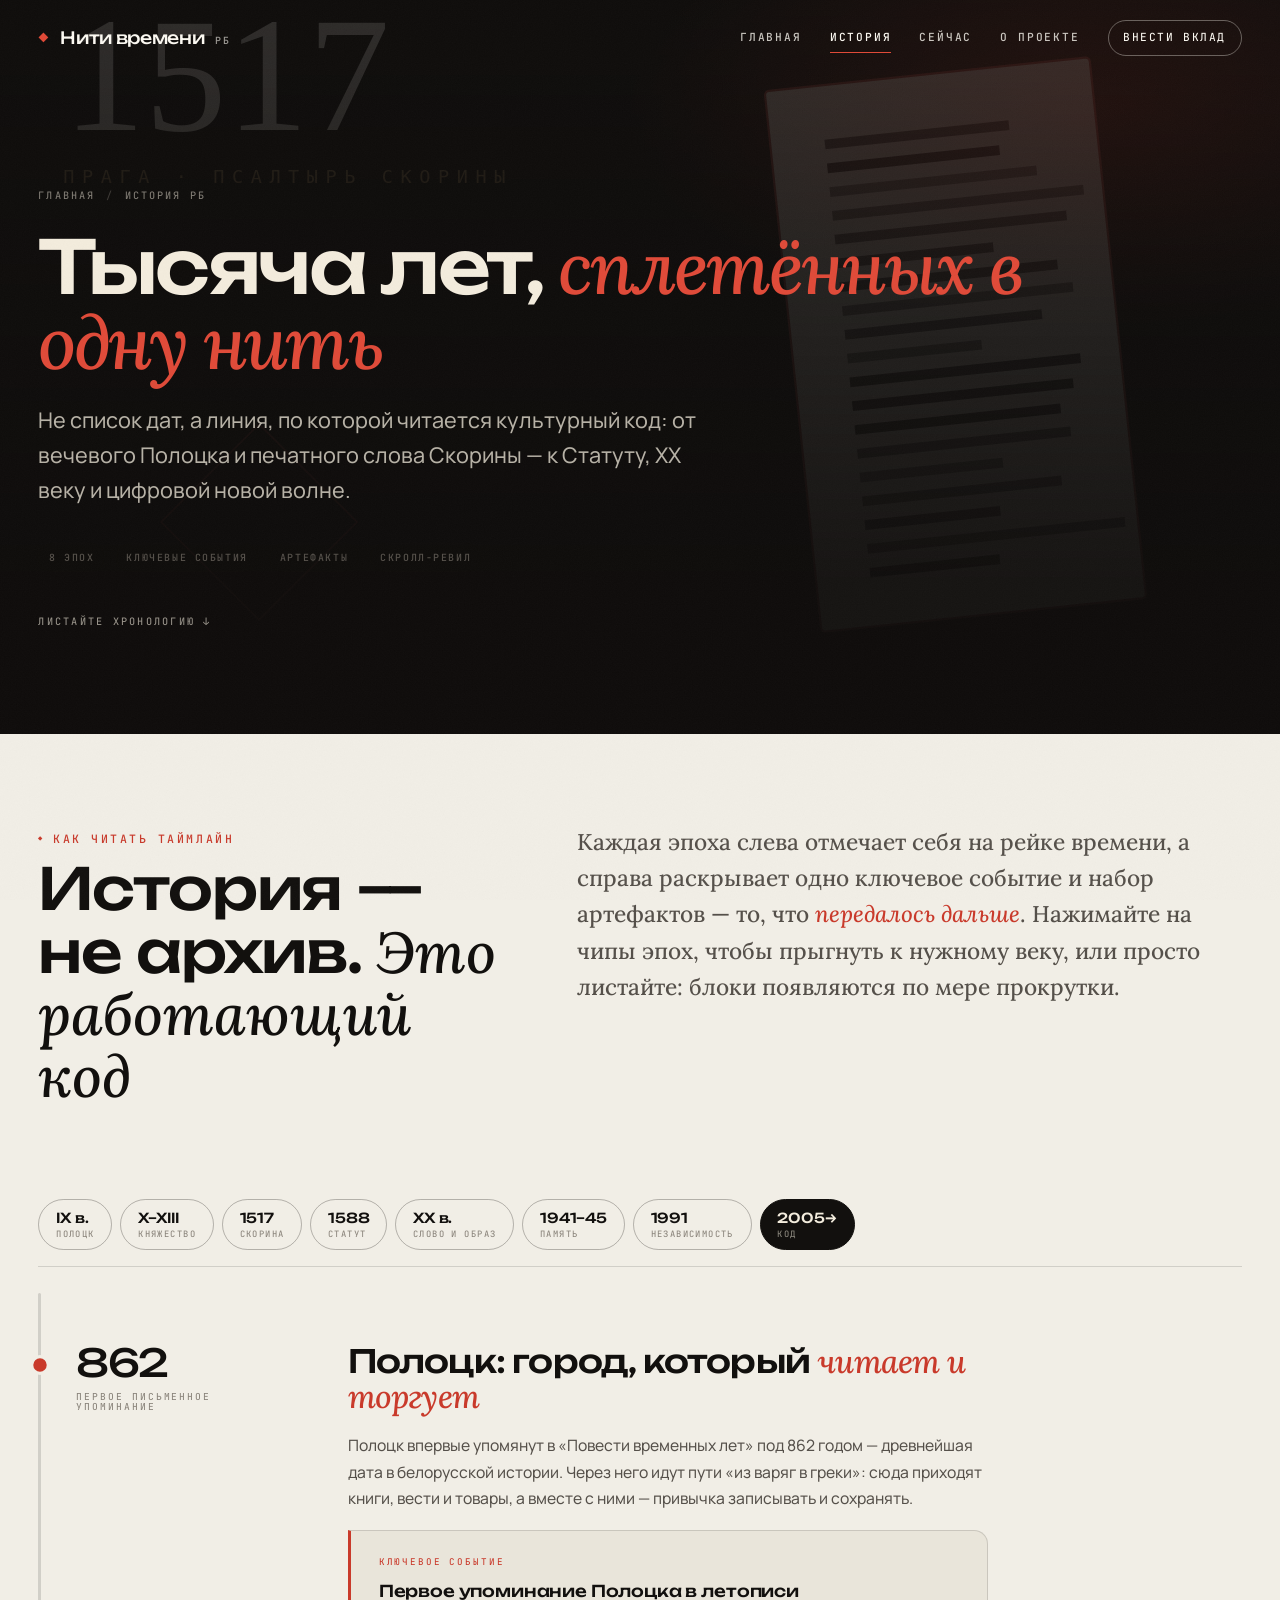
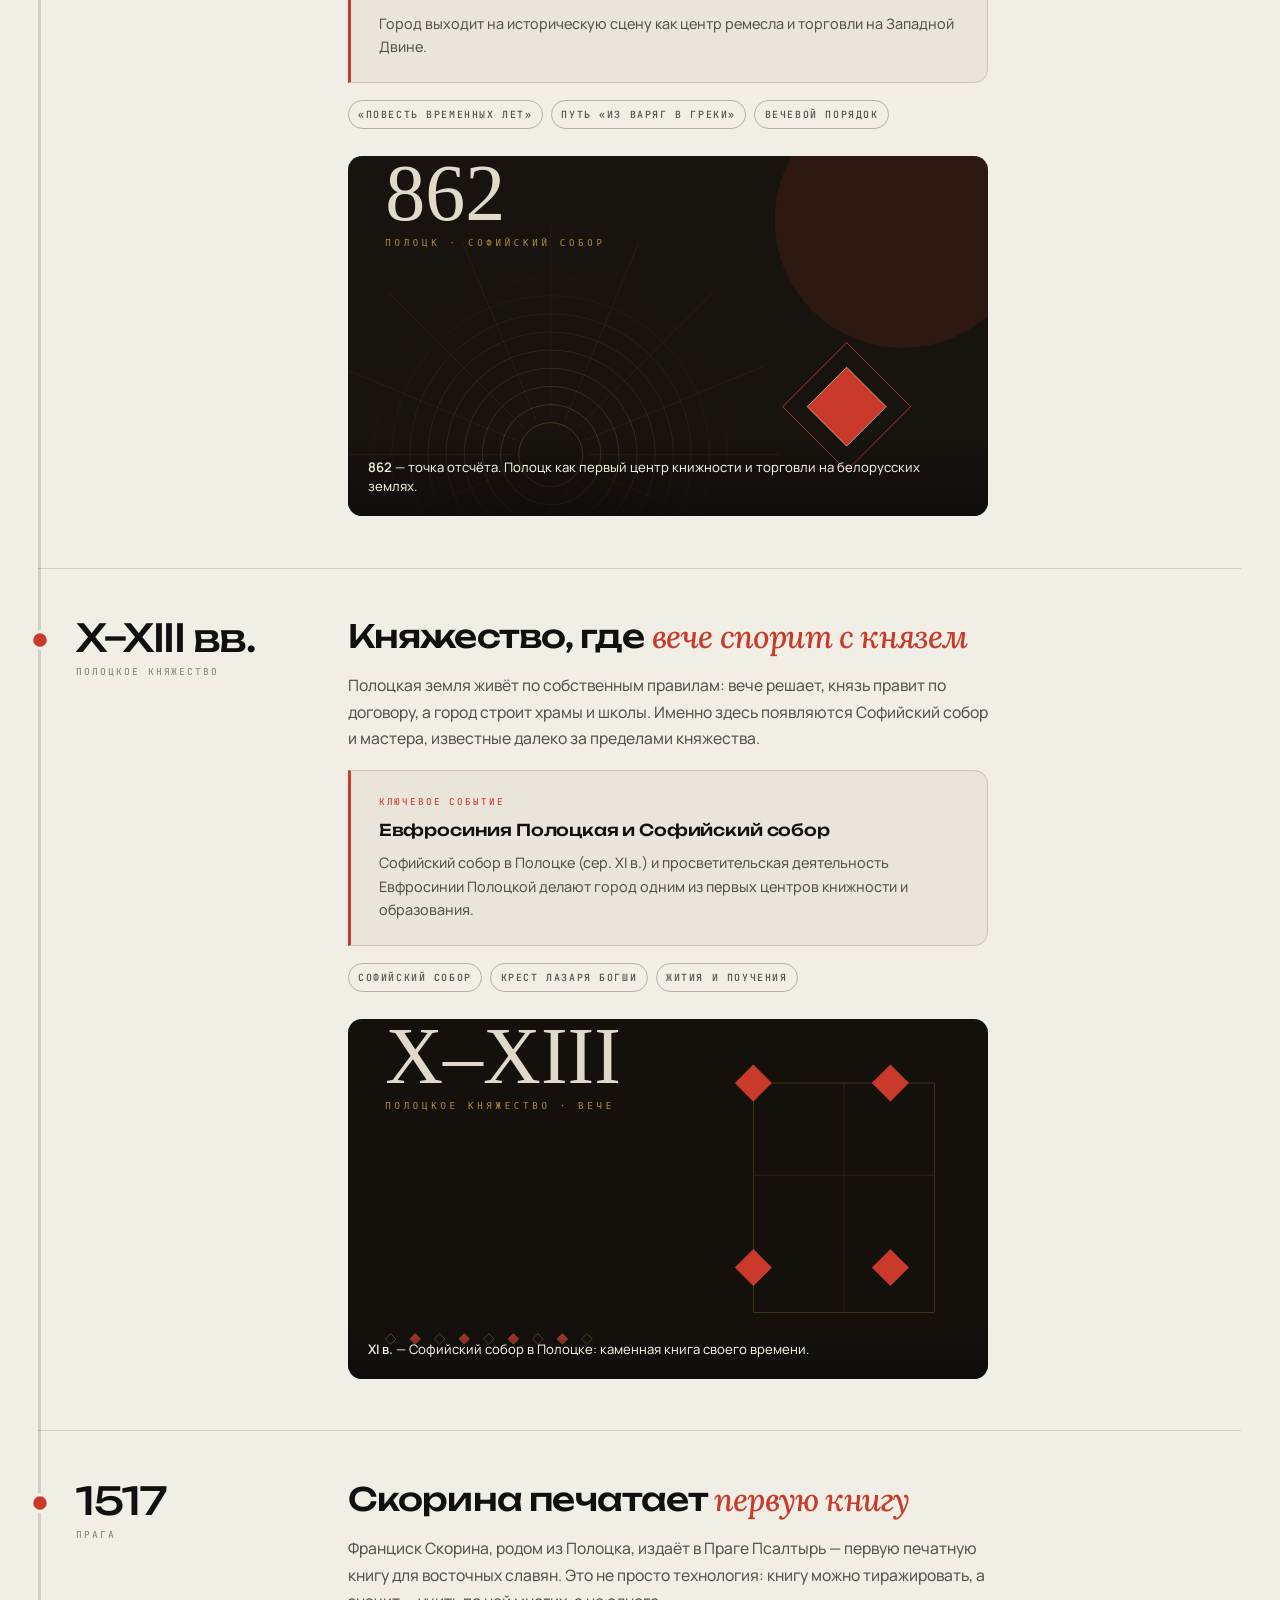
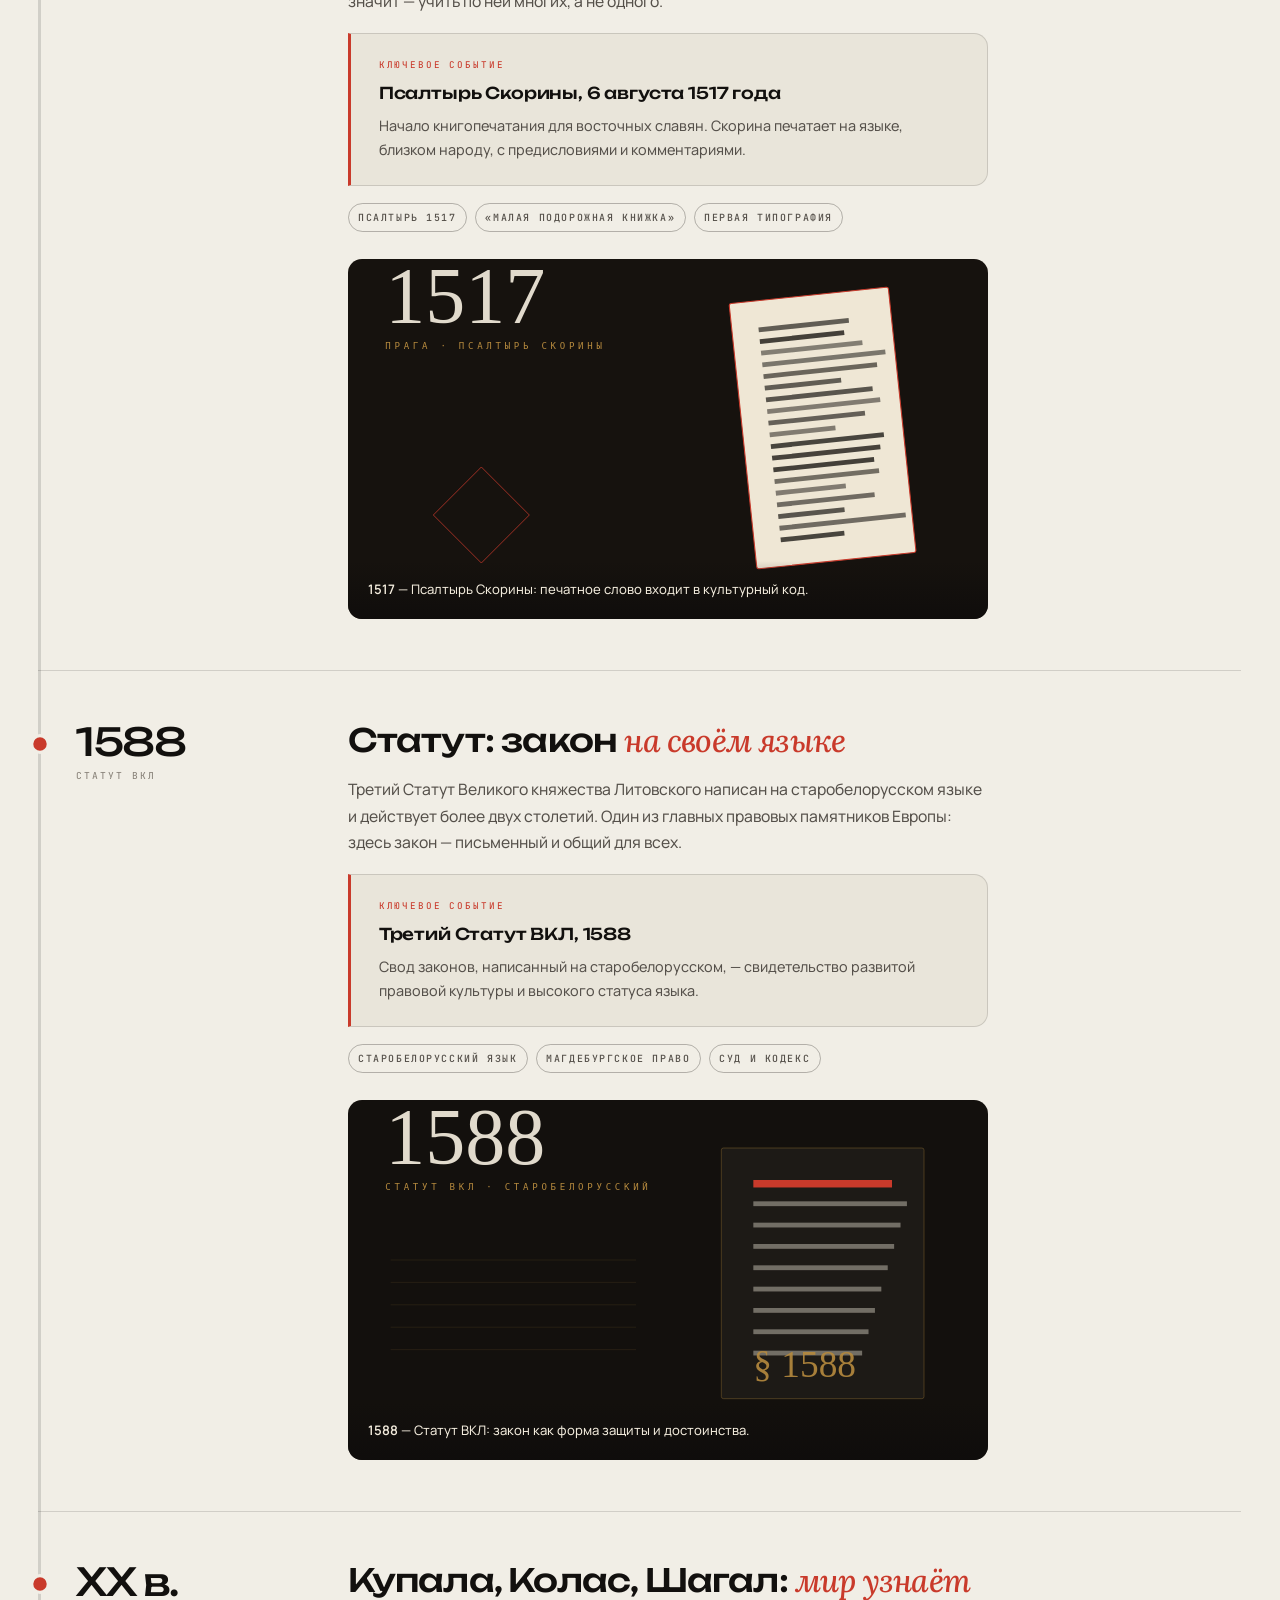
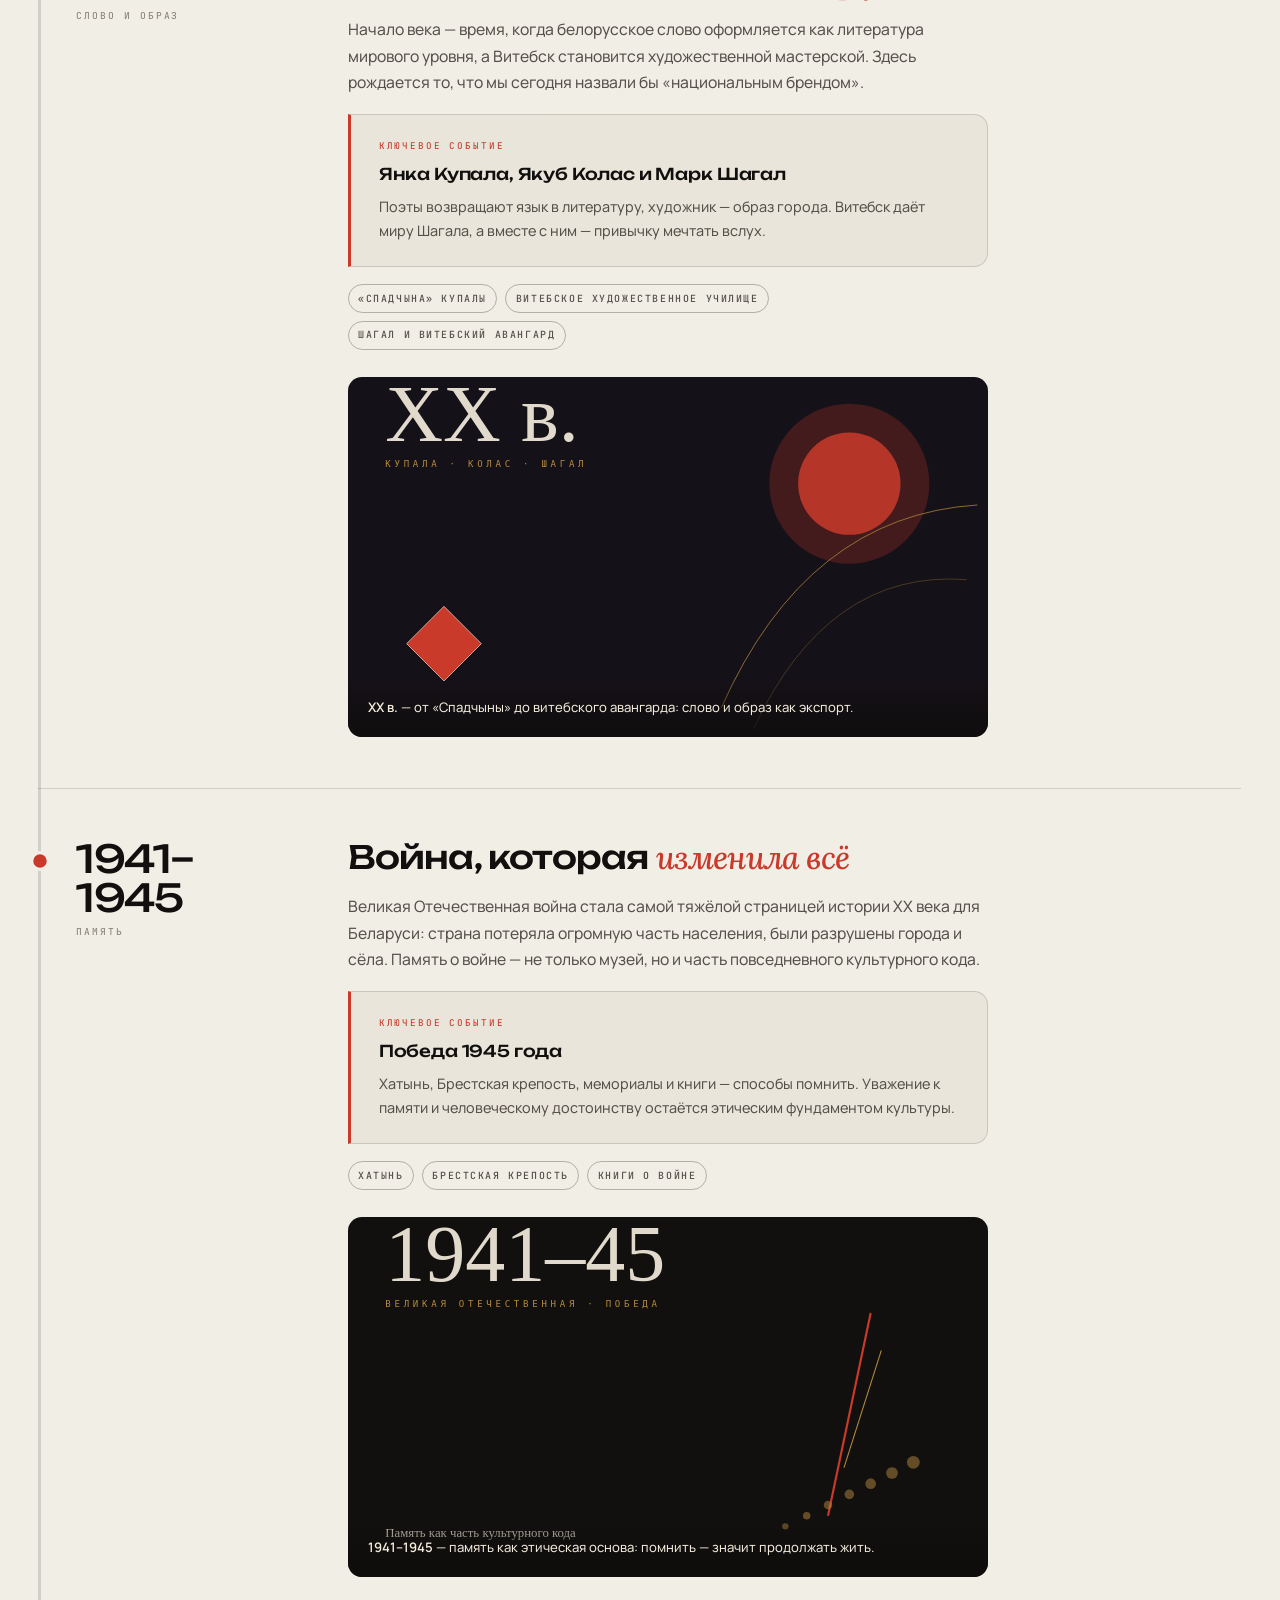
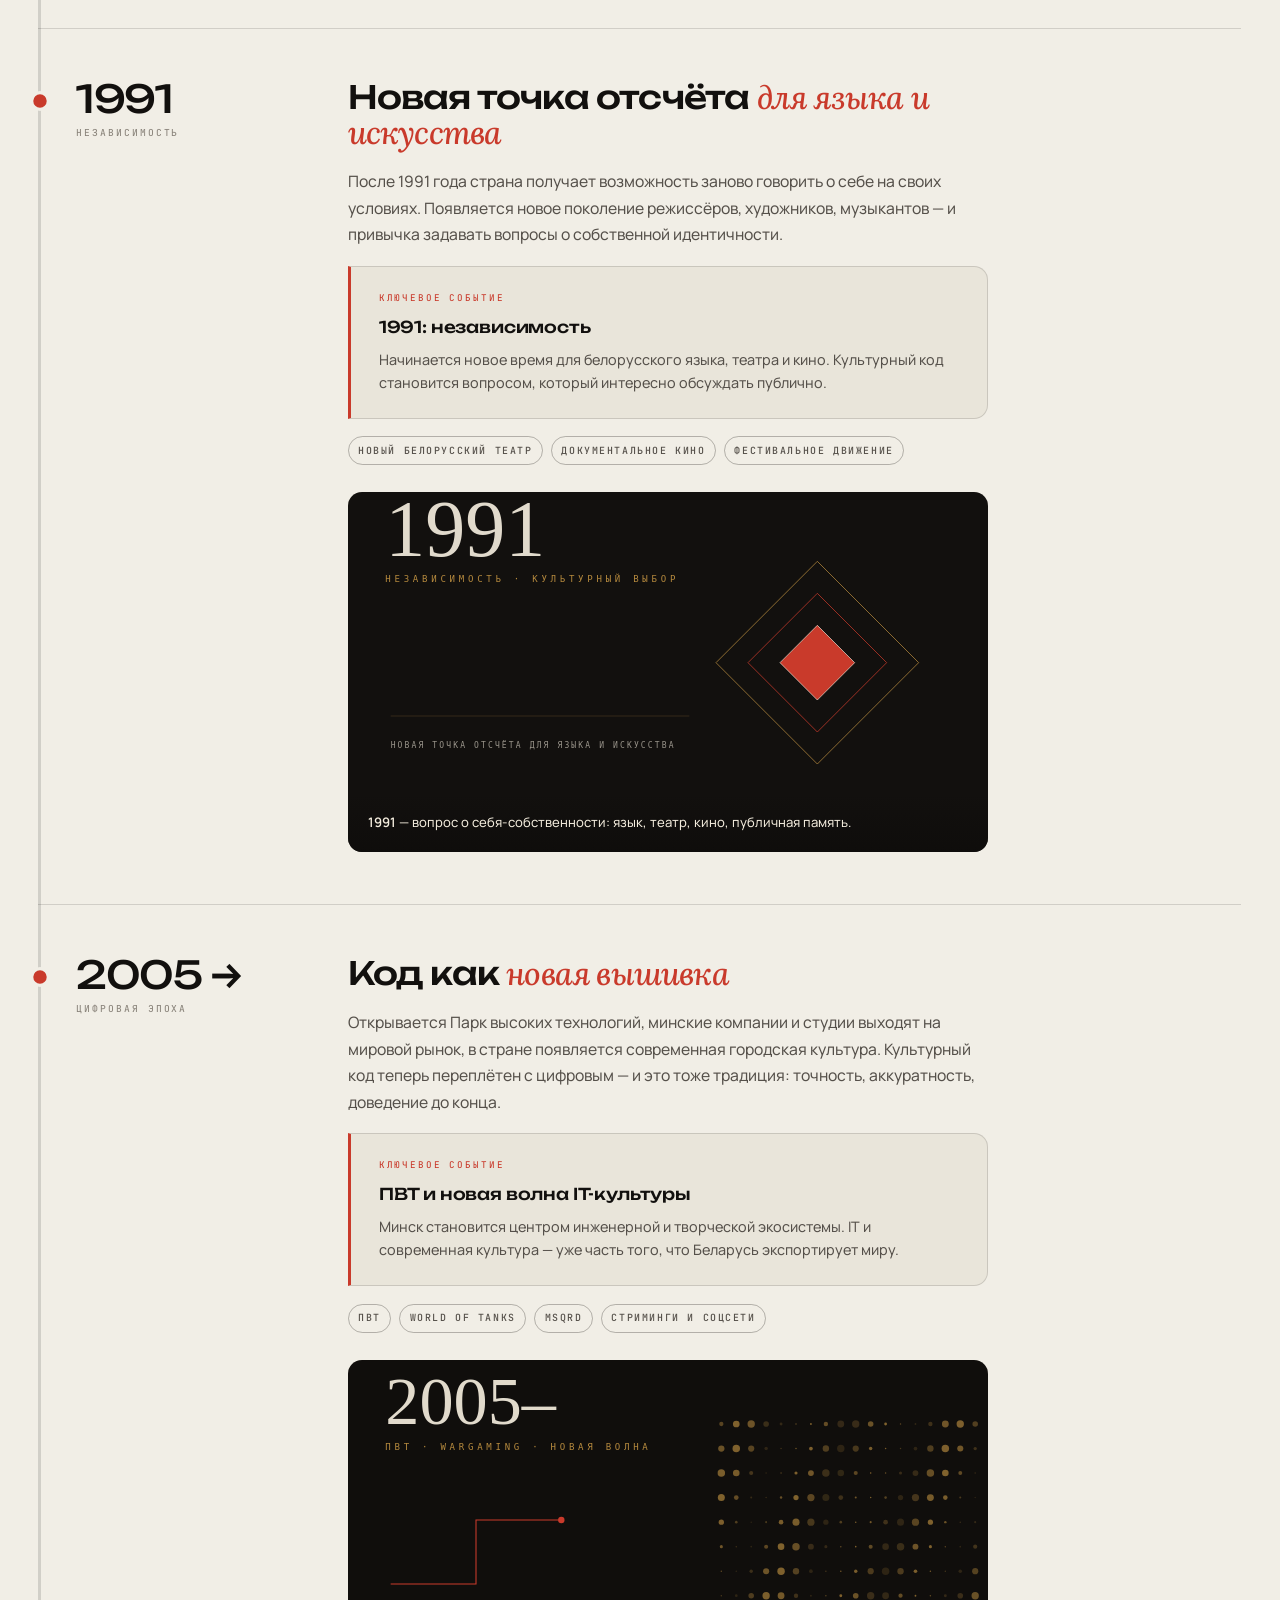
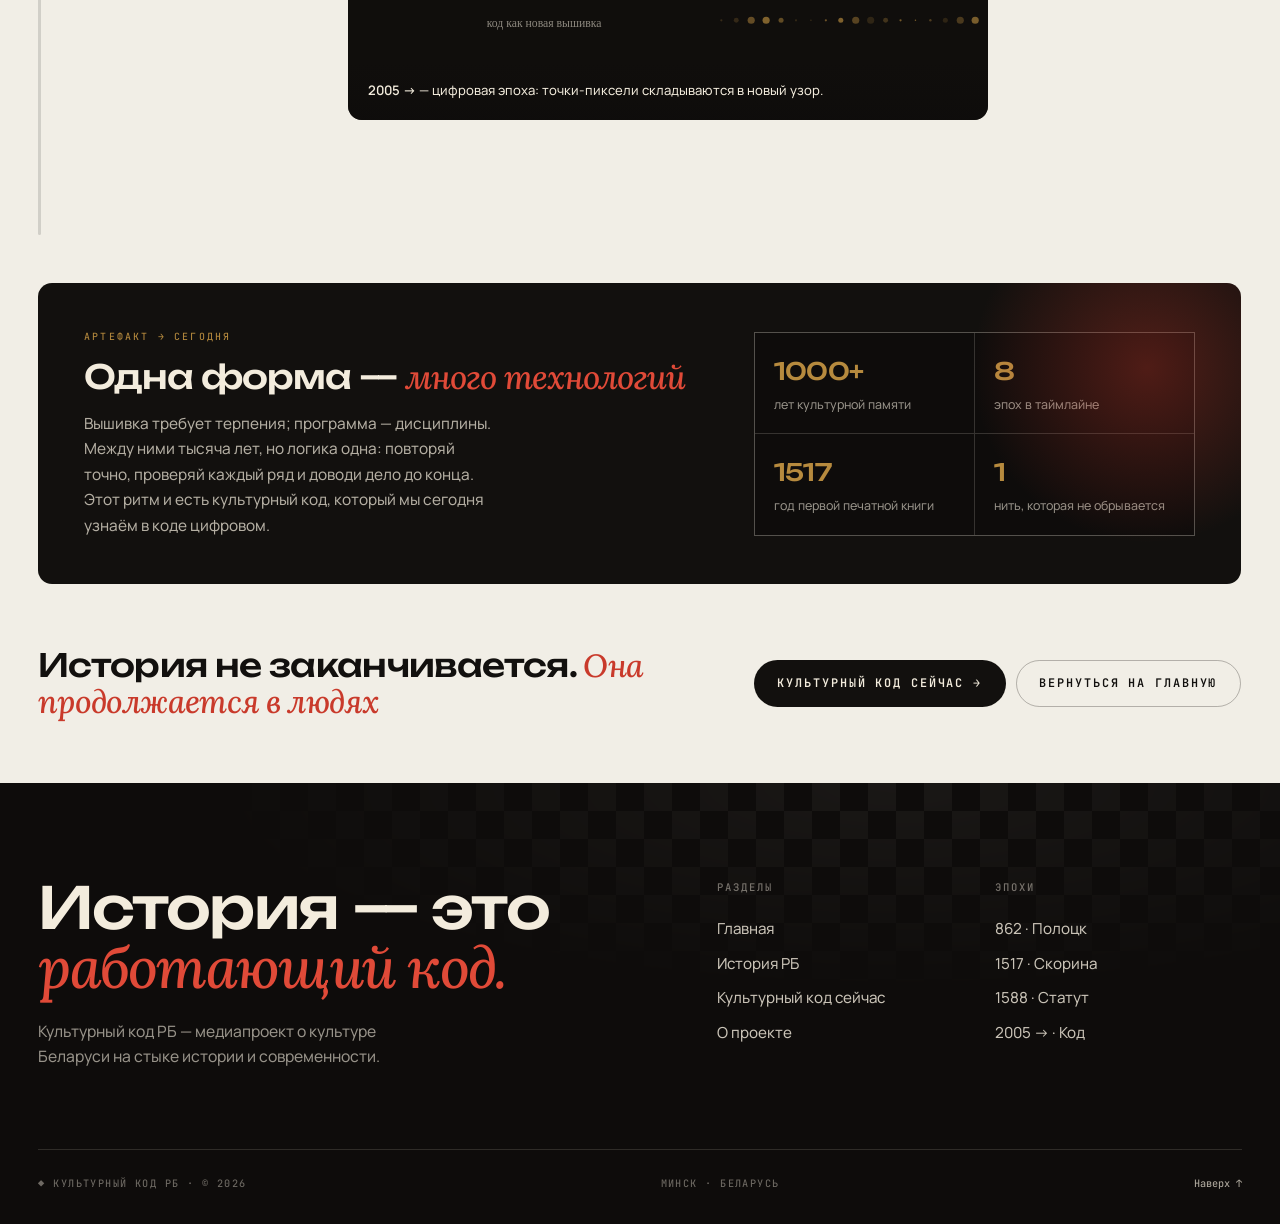
<file: history.html>
<!DOCTYPE html>
<html lang="ru">
<head>
  <meta charset="UTF-8">
  <meta name="viewport" content="width=device-width, initial-scale=1.0, viewport-fit=cover">
  <title>История РБ — таймлайн тысячи лет · Культурный код РБ</title>
  <meta name="description" content="Интерактивный хронологический таймлайн истории Беларуси: Полоцкое княжество, ВКЛ, Скорина, Статут 1588, XX век, независимость и новая цифровая эпоха.">
  <meta name="theme-color" content="#12100e">
  <link rel="icon" href="data:image/svg+xml,%3Csvg xmlns='http://www.w3.org/2000/svg' viewBox='0 0 32 32'%3E%3Crect width='32' height='32' fill='%2312100e'/%3E%3Cpath d='M16 6l10 10-10 10L6 16z' fill='%23c93a2b'/%3E%3C/svg%3E">
  <link rel="preconnect" href="https://fonts.googleapis.com">
  <link rel="preconnect" href="https://fonts.gstatic.com" crossorigin>
  <link href="https://fonts.googleapis.com/css2?family=Unbounded:wght@300;400;500;600;700&amp;family=Lora:ital,wght@0,400;0,500;0,600;1,400;1,500&amp;family=Manrope:wght@300;400;500;600;700;800&amp;family=JetBrains+Mono:wght@400;500&amp;display=swap" rel="stylesheet">
  <link rel="stylesheet" href="css/style.css">
</head>
<body>

  <div class="preloader" aria-hidden="true">
    <div class="preloader__inner">
      <div class="preloader__title"><i>◆</i>История РБ</div>
      <div class="preloader__bar"><i></i></div>
    </div>
  </div>

  <div class="progress" aria-hidden="true"><i></i></div>
  <a class="skip-link" href="#main">Перейти к содержанию</a>

  <header class="header" data-style="light">
    <div class="header__inner">
      <a class="header__brand" href="index.html">
        <span class="brand-die">◆</span> Нити времени <small>РБ</small>
      </a>
      <nav class="header__nav" aria-label="Основная навигация">
        <a class="header__link" href="index.html">Главная</a>
        <a class="header__link is-active" href="history.html" aria-current="page">История</a>
        <a class="header__link" href="now.html">Сейчас</a>
        <a class="header__link" href="index.html#about">О проекте</a>
        <a class="header__cta" href="index.html#contribute">Внести вклад</a>
      </nav>
      <button class="header__burger" type="button" aria-label="Открыть меню" aria-expanded="false" aria-controls="menu">
        <span></span><span></span>
      </button>
    </div>
  </header>

  <div class="menu" id="menu" aria-hidden="true">
    <nav class="menu__nav" aria-label="Мобильная навигация">
      <a class="menu__link" href="index.html"><i>01</i>Главная</a>
      <a class="menu__link" href="history.html"><i>02</i>История</a>
      <a class="menu__link" href="now.html"><i>03</i>Сейчас</a>
      <a class="menu__link" href="index.html#about"><i>04</i>О проекте</a>
      <a class="menu__link" href="index.html#threads"><i>05</i>Семь нитей</a>
      <a class="menu__link" href="index.html#contribute"><i>06</i>Вклад</a>
    </nav>
    <div class="menu__foot">
      <span>Культурный код РБ</span>
      <span>Минск · Беларусь</span>
    </div>
  </div>

  <main id="main">

    <!-- PAGE HERO -->
    <section class="page-hero">
      <div class="page-hero__bg">
        <img src="assets/eras/era-1517.svg" alt="" aria-hidden="true">
      </div>
      <div class="container page-hero__inner">
        <nav class="page-hero__crumbs" aria-label="Хлебные крошки">
          <a href="index.html">Главная</a><span class="sep">/</span><span>История РБ</span>
        </nav>
        <h1>Тысяча лет, <em>сплетённых в одну нить</em></h1>
        <p class="page-hero__lead">Не список дат, а линия, по которой читается культурный код: от вечевого Полоцка и печатного слова Скорины — к Статуту, XX веку и цифровой новой волне.</p>
        <div class="page-hero__meta">
          <span class="tag">8 эпох</span>
          <span class="tag">ключевые события</span>
          <span class="tag">артефакты</span>
          <span class="tag">скролл-ревил</span>
        </div>
        <a class="page-hero__scroll" href="#timeline">Листайте хронологию <span class="bounce">↓</span></a>
      </div>
    </section>

    <!-- INTRO -->
    <section class="tl-intro container">
      <div>
        <span class="eyebrow">Как читать таймлайн</span>
        <h2 style="margin-top:.6rem;">История — не архив. <span class="serif-em">Это работающий код</span></h2>
      </div>
      <p class="tl-intro__aside">Каждая эпоха слева отмечает себя на рейке времени, а справа раскрывает одно ключевое событие и набор артефактов — то, что <em>передалось дальше</em>. Нажимайте на чипы эпох, чтобы прыгнуть к нужному веку, или просто листайте: блоки появляются по мере прокрутки.</p>
    </section>

    <!-- ERA NAV -->
    <div class="container" style="padding-bottom:1.6rem;">
      <nav class="era-nav" aria-label="Эпохи">
        <a class="era-nav__item" href="#era-862"><b>IX в.</b><span>Полоцк</span></a>
        <a class="era-nav__item" href="#era-1101"><b>X–XIII</b><span>Княжество</span></a>
        <a class="era-nav__item" href="#era-1517"><b>1517</b><span>Скорина</span></a>
        <a class="era-nav__item" href="#era-1588"><b>1588</b><span>Статут</span></a>
        <a class="era-nav__item" href="#era-20"><b>XX в.</b><span>Слово и образ</span></a>
        <a class="era-nav__item" href="#era-1945"><b>1941–45</b><span>Память</span></a>
        <a class="era-nav__item" href="#era-1991"><b>1991</b><span>Независимость</span></a>
        <a class="era-nav__item" href="#era-2005"><b>2005→</b><span>Код</span></a>
      </nav>
    </div>

    <!-- TIMELINE -->
    <section class="container" id="timeline" style="padding-bottom:clamp(2rem,5vw,4rem);">
      <div class="timeline">
        <div class="timeline__rail" aria-hidden="true"><div class="timeline__progress"></div></div>

        <!-- 862 -->
        <article class="era" id="era-862" data-reveal>
          <div class="era__sticky">
            <div class="era__years">862 <small>Первое письменное упоминание</small></div>
          </div>
          <div class="era__body">
            <h2 class="era__title">Полоцк: город, который <em>читает и торгует</em></h2>
            <p class="era__text">Полоцк впервые упомянут в «Повести временных лет» под 862 годом — древнейшая дата в белорусской истории. Через него идут пути «из варяг в греки»: сюда приходят книги, вести и товары, а вместе с ними — привычка записывать и сохранять.</p>
            <div class="era__event">
              <span class="era__event-kicker">Ключевое событие</span>
              <h4>Первое упоминание Полоцка в летописи</h4>
              <p>Город выходит на историческую сцену как центр ремесла и торговли на Западной Двине.</p>
            </div>
            <div class="era__artifacts">
              <span class="tag">«Повесть временных лет»</span>
              <span class="tag">Путь «из варяг в греки»</span>
              <span class="tag">Вечевой порядок</span>
            </div>
            <figure class="era__figure">
              <img src="assets/eras/era-862.svg" alt="Эпоха Полоцка: концентрические круги и ромб" loading="lazy">
              <figcaption><b>862</b> — точка отсчёта. Полоцк как первый центр книжности и торговли на белорусских землях.</figcaption>
            </figure>
          </div>
        </article>

        <!-- POLOTSK PRINCIPALITY -->
        <article class="era" id="era-1101" data-reveal>
          <div class="era__sticky">
            <div class="era__years">X–XIII вв. <small>Полоцкое княжество</small></div>
          </div>
          <div class="era__body">
            <h2 class="era__title">Княжество, где <em>вече спорит с князем</em></h2>
            <p class="era__text">Полоцкая земля живёт по собственным правилам: вече решает, князь правит по договору, а город строит храмы и школы. Именно здесь появляются Софийский собор и мастера, известные далеко за пределами княжества.</p>
            <div class="era__event">
              <span class="era__event-kicker">Ключевое событие</span>
              <h4>Евфросиния Полоцкая и Софийский собор</h4>
              <p>Софийский собор в Полоцке (сер. XI в.) и просветительская деятельность Евфросинии Полоцкой делают город одним из первых центров книжности и образования.</p>
            </div>
            <div class="era__artifacts">
              <span class="tag">Софийский собор</span>
              <span class="tag">Крест Лазаря Богши</span>
              <span class="tag">Жития и поучения</span>
            </div>
            <figure class="era__figure">
              <img src="assets/eras/era-polotsk.svg" alt="Метафора Полоцкого княжества: башни и ромбы" loading="lazy">
              <figcaption><b>XI в.</b> — Софийский собор в Полоцке: каменная книга своего времени.</figcaption>
            </figure>
          </div>
        </article>

        <!-- 1517 -->
        <article class="era" id="era-1517" data-reveal>
          <div class="era__sticky">
            <div class="era__years">1517 <small>Прага</small></div>
          </div>
          <div class="era__body">
            <h2 class="era__title">Скорина печатает <em>первую книгу</em></h2>
            <p class="era__text">Франциск Скорина, родом из Полоцка, издаёт в Праге Псалтырь — первую печатную книгу для восточных славян. Это не просто технология: книгу можно тиражировать, а значит — учить по ней многих, а не одного.</p>
            <div class="era__event">
              <span class="era__event-kicker">Ключевое событие</span>
              <h4>Псалтырь Скорины, 6 августа 1517 года</h4>
              <p>Начало книгопечатания для восточных славян. Скорина печатает на языке, близком народу, с предисловиями и комментариями.</p>
            </div>
            <div class="era__artifacts">
              <span class="tag">Псалтырь 1517</span>
              <span class="tag">«Малая подорожная книжка»</span>
              <span class="tag">Первая типография</span>
            </div>
            <figure class="era__figure">
              <img src="assets/eras/era-1517.svg" alt="Печатный лист и год 1517" loading="lazy">
              <figcaption><b>1517</b> — Псалтырь Скорины: печатное слово входит в культурный код.</figcaption>
            </figure>
          </div>
        </article>

        <!-- 1588 -->
        <article class="era" id="era-1588" data-reveal>
          <div class="era__sticky">
            <div class="era__years">1588 <small>Статут ВКЛ</small></div>
          </div>
          <div class="era__body">
            <h2 class="era__title">Статут: закон <em>на своём языке</em></h2>
            <p class="era__text">Третий Статут Великого княжества Литовского написан на старобелорусском языке и действует более двух столетий. Один из главных правовых памятников Европы: здесь закон — письменный и общий для всех.</p>
            <div class="era__event">
              <span class="era__event-kicker">Ключевое событие</span>
              <h4>Третий Статут ВКЛ, 1588</h4>
              <p>Свод законов, написанный на старобелорусском, — свидетельство развитой правовой культуры и высокого статуса языка.</p>
            </div>
            <div class="era__artifacts">
              <span class="tag">Старобелорусский язык</span>
              <span class="tag">Магдебургское право</span>
              <span class="tag">Суд и кодекс</span>
            </div>
            <figure class="era__figure">
              <img src="assets/eras/era-1588.svg" alt="Страница Статута: столбцы текста и знак §" loading="lazy">
              <figcaption><b>1588</b> — Статут ВКЛ: закон как форма защиты и достоинства.</figcaption>
            </figure>
          </div>
        </article>

        <!-- XX -->
        <article class="era" id="era-20" data-reveal>
          <div class="era__sticky">
            <div class="era__years">XX в. <small>Слово и образ</small></div>
          </div>
          <div class="era__body">
            <h2 class="era__title">Купала, Колас, Шагал: <em>мир узнаёт</em></h2>
            <p class="era__text">Начало века — время, когда белорусское слово оформляется как литература мирового уровня, а Витебск становится художественной мастерской. Здесь рождается то, что мы сегодня назвали бы «национальным брендом».</p>
            <div class="era__event">
              <span class="era__event-kicker">Ключевое событие</span>
              <h4>Янка Купала, Якуб Колас и Марк Шагал</h4>
              <p>Поэты возвращают язык в литературу, художник — образ города. Витебск даёт миру Шагала, а вместе с ним — привычку мечтать вслух.</p>
            </div>
            <div class="era__artifacts">
              <span class="tag">«Спадчына» Купалы</span>
              <span class="tag">Витебское художественное училище</span>
              <span class="tag">Шагал и витебский авангард</span>
            </div>
            <figure class="era__figure">
              <img src="assets/eras/era-20.svg" alt="Солнце над горизонтом — XX век" loading="lazy">
              <figcaption><b>XX в.</b> — от «Спадчыны» до витебского авангарда: слово и образ как экспорт.</figcaption>
            </figure>
          </div>
        </article>

        <!-- 1941-45 -->
        <article class="era" id="era-1945" data-reveal>
          <div class="era__sticky">
            <div class="era__years">1941–1945 <small>Память</small></div>
          </div>
          <div class="era__body">
            <h2 class="era__title">Война, которая <em>изменила всё</em></h2>
            <p class="era__text">Великая Отечественная война стала самой тяжёлой страницей истории XX века для Беларуси: страна потеряла огромную часть населения, были разрушены города и сёла. Память о войне — не только музей, но и часть повседневного культурного кода.</p>
            <div class="era__event">
              <span class="era__event-kicker">Ключевое событие</span>
              <h4>Победа 1945 года</h4>
              <p>Хатынь, Брестская крепость, мемориалы и книги — способы помнить. Уважение к памяти и человеческому достоинству остаётся этическим фундаментом культуры.</p>
            </div>
            <div class="era__artifacts">
              <span class="tag">Хатынь</span>
              <span class="tag">Брестская крепость</span>
              <span class="tag">Книги о войне</span>
            </div>
            <figure class="era__figure">
              <img src="assets/eras/era-1945.svg" alt="Память о Великой Отечественной войне" loading="lazy">
              <figcaption><b>1941–1945</b> — память как этическая основа: помнить — значит продолжать жить.</figcaption>
            </figure>
          </div>
        </article>

        <!-- 1991 -->
        <article class="era" id="era-1991" data-reveal>
          <div class="era__sticky">
            <div class="era__years">1991 <small>Независимость</small></div>
          </div>
          <div class="era__body">
            <h2 class="era__title">Новая точка отсчёта <em>для языка и искусства</em></h2>
            <p class="era__text">После 1991 года страна получает возможность заново говорить о себе на своих условиях. Появляется новое поколение режиссёров, художников, музыкантов — и привычка задавать вопросы о собственной идентичности.</p>
            <div class="era__event">
              <span class="era__event-kicker">Ключевое событие</span>
              <h4>1991: независимость</h4>
              <p>Начинается новое время для белорусского языка, театра и кино. Культурный код становится вопросом, который интересно обсуждать публично.</p>
            </div>
            <div class="era__artifacts">
              <span class="tag">Новый белорусский театр</span>
              <span class="tag">Документальное кино</span>
              <span class="tag">Фестивальное движение</span>
            </div>
            <figure class="era__figure">
              <img src="assets/eras/era-1991.svg" alt="Ромбовая звезда — символ 1991 года" loading="lazy">
              <figcaption><b>1991</b> — вопрос о себя-собственности: язык, театр, кино, публичная память.</figcaption>
            </figure>
          </div>
        </article>

        <!-- 2005 -->
        <article class="era" id="era-2005" data-reveal>
          <div class="era__sticky">
            <div class="era__years">2005 → <small>Цифровая эпоха</small></div>
          </div>
          <div class="era__body">
            <h2 class="era__title">Код как <em>новая вышивка</em></h2>
            <p class="era__text">Открывается Парк высоких технологий, минские компании и студии выходят на мировой рынок, в стране появляется современная городская культура. Культурный код теперь переплётен с цифровым — и это тоже традиция: точность, аккуратность, доведение до конца.</p>
            <div class="era__event">
              <span class="era__event-kicker">Ключевое событие</span>
              <h4>ПВТ и новая волна IT-культуры</h4>
              <p>Минск становится центром инженерной и творческой экосистемы. IT и современная культура — уже часть того, что Беларусь экспортирует миру.</p>
            </div>
            <div class="era__artifacts">
              <span class="tag">ПВТ</span>
              <span class="tag">World of Tanks</span>
              <span class="tag">MSQRD</span>
              <span class="tag">Стриминги и соцсети</span>
            </div>
            <figure class="era__figure">
              <img src="assets/eras/era-2005.svg" alt="Точки-пиксели и график 2005 года" loading="lazy">
              <figcaption><b>2005 →</b> — цифровая эпоха: точки-пиксели складываются в новый узор.</figcaption>
            </figure>
          </div>
        </article>
      </div>

      <!-- ARTIFACT CALLOUT -->
      <div class="artifact-callout" data-reveal="scale">
        <div>
          <div class="artifact-callout__kicker">Артефакт → сегодня</div>
          <h3>Одна форма — <em>много технологий</em></h3>
          <p>Вышивка требует терпения; программа — дисциплины. Между ними тысяча лет, но логика одна: повторяй точно, проверяй каждый ряд и доводи дело до конца. Этот ритм и есть культурный код, который мы сегодня узнаём в коде цифровом.</p>
        </div>
        <div class="artifact-callout__stats">
          <div class="artifact-callout__stat"><b>1000+</b><span>лет культурной памяти</span></div>
          <div class="artifact-callout__stat"><b>8</b><span>эпох в таймлайне</span></div>
          <div class="artifact-callout__stat"><b>1517</b><span>год первой печатной книги</span></div>
          <div class="artifact-callout__stat"><b>1</b><span>нить, которая не обрывается</span></div>
        </div>
      </div>

      <!-- NEXT -->
      <div class="next-cta" data-reveal>
        <h3>История не заканчивается. <em>Она продолжается в людях</em></h3>
        <div style="display:flex;gap:.7rem;flex-wrap:wrap;">
          <a class="btn btn--ink" href="now.html">Культурный код сейчас <span class="btn__arrow">→</span></a>
          <a class="btn btn--ghost-ink" href="index.html#people">Вернуться на главную</a>
        </div>
      </div>
    </section>
  </main>

  <footer class="footer">
    <div class="footer__ornament" aria-hidden="true"></div>
    <div class="container footer__inner">
      <div class="footer__top">
        <div>
          <h2 class="footer__title">История — это <em>работающий код.</em></h2>
          <p style="color:rgba(243,236,221,.6);max-width:40ch;">Культурный код РБ — медиапроект о культуре Беларуси на стыке истории и современности.</p>
        </div>
        <div class="footer__cols">
          <div class="footer__col">
            <h4>Разделы</h4>
            <a href="index.html">Главная</a>
            <a href="history.html">История РБ</a>
            <a href="now.html">Культурный код сейчас</a>
            <a href="index.html#about">О проекте</a>
          </div>
          <div class="footer__col">
            <h4>Эпохи</h4>
            <a href="#era-862">862 · Полоцк</a>
            <a href="#era-1517">1517 · Скорина</a>
            <a href="#era-1588">1588 · Статут</a>
            <a href="#era-2005">2005 → · Код</a>
          </div>
        </div>
      </div>
      <div class="footer__meta">
        <span>◆ Культурный код РБ · © <span class="js-year">2026</span></span>
        <span>Минск · Беларусь</span>
        <button type="button" class="footer__to-top js-to-top">Наверх ↑</button>
      </div>
    </div>
  </footer>

  <button type="button" class="to-top" aria-label="Наверх">
    <svg width="16" height="16" viewBox="0 0 24 24" fill="none" stroke="currentColor" stroke-width="1.6" aria-hidden="true"><path d="M12 19V5M6 11l6-6 6 6"/></svg>
  </button>

  <script src="js/main.js" defer></script>
</body>
</html>
</file>
<file: css/style.css>
/* =============================================================
   КУЛЬТУРНЫЙ КОД РБ — общая дизайн-система
   Editorial / Awwwards-стиль: бумага, чернила, красный акцент
   -------------------------------------------------------------
   1. Tokens          5. Header / nav
   2. Reset / base    6. Buttons / tags / misc
   3. Typography      7. Reveal-анимации
   4. Layout helpers  8. Footer
   ============================================================= */

/* ---------- 1. TOKENS ---------- */
:root {
  /* Цвета */
  --paper: #f1eee6;
  --paper-2: #e9e5da;
  --paper-3: #e2ddd0;
  --ink: #12100e;
  --ink-2: #1d1a16;
  --ink-soft: #55504a;
  --ink-faint: #8a847b;
  --line: rgba(18, 16, 14, 0.14);
  --line-strong: rgba(18, 16, 14, 0.28);
  --red: #c93a2b;
  --red-deep: #a32c20;
  --red-bright: #e04a38;
  --gold: #b68a3e;
  --moss: #5c6b52;
  --mist: #a9c0c4;
  --night: #0e0c0b;
  --night-2: #171412;
  --white: #fbf8f1;
  --cream: #f3ecdd;

  /* Шрифты */
  --font-display: "Unbounded", "Arial Black", system-ui, sans-serif;
  --font-serif: "Lora", Georgia, "Times New Roman", serif;
  --font-body: "Manrope", "Helvetica Neue", Arial, sans-serif;
  --font-mono: "JetBrains Mono", "SF Mono", ui-monospace, monospace;

  /* Типографическая шкала (fluid) */
  --fs-hero: clamp(3.2rem, 11.5vw, 10.5rem);
  --fs-h1: clamp(2.4rem, 6vw, 4.6rem);
  --fs-h2: clamp(2rem, 4.6vw, 3.6rem);
  --fs-h3: clamp(1.3rem, 2.2vw, 1.8rem);
  --fs-lead: clamp(1.05rem, 1.7vw, 1.35rem);
  --fs-body: clamp(0.98rem, 1.15vw, 1.08rem);
  --fs-small: 0.82rem;
  --fs-micro: 0.72rem;

  /* Ритм */
  /* Проценты, а не 100vw: 100vw включает полосу прокрутки и даёт горизонтальный скролл */
  --container: min(1240px, calc(100% - clamp(2rem, 6vw, 7rem)));
  --gutter: clamp(1.1rem, 3vw, 2.4rem);
  --section-y: clamp(4.5rem, 11vw, 9.5rem);
  --radius: 2px;
  --radius-lg: 14px;
  --radius-xl: 22px;

  /* Движение */
  --ease-out: cubic-bezier(0.22, 1, 0.36, 1);
  --ease-in-out: cubic-bezier(0.76, 0, 0.24, 1);
  --dur-fast: 0.25s;
  --dur-med: 0.55s;
  --dur-slow: 1.1s;

  /* Прочее */
  --header-h: 76px;
  --shadow-card: 0 24px 60px -28px rgba(18, 16, 14, 0.45);
  --noise: url("data:image/svg+xml,%3Csvg xmlns='http://www.w3.org/2000/svg' width='180' height='180'%3E%3Cfilter id='n'%3E%3CfeTurbulence type='fractalNoise' baseFrequency='0.85' numOctaves='2' stitchTiles='stitch'/%3E%3CfeColorMatrix type='saturate' values='0'/%3E%3C/filter%3E%3Crect width='180' height='180' filter='url(%23n)' opacity='0.05'/%3E%3C/svg%3E");
}

/* ---------- 2. RESET / BASE ---------- */
*,
*::before,
*::after { box-sizing: border-box; }

html {
  scroll-behavior: smooth;
  -webkit-text-size-adjust: 100%;
  /* clip обрезает стартовые transform reveal-блоков и не ломает position: sticky */
  overflow-x: clip;
}

@media (prefers-reduced-motion: reduce) {
  html { scroll-behavior: auto; }
  *,
  *::before,
  *::after {
    animation-duration: 0.01ms !important;
    animation-iteration-count: 1 !important;
    transition-duration: 0.01ms !important;
  }
}

body {
  margin: 0;
  background: var(--paper);
  color: var(--ink);
  font-family: var(--font-body);
  font-size: var(--fs-body);
  line-height: 1.6;
  font-weight: 450;
  text-rendering: optimizeLegibility;
  -webkit-font-smoothing: antialiased;
  overflow-x: hidden;
}

body::before {
  content: "";
  position: fixed;
  inset: 0;
  background-image: var(--noise);
  pointer-events: none;
  z-index: 90;
  opacity: 0.55;
}

body.is-locked { overflow: hidden; }

img,
video { display: block; max-width: 100%; }

a {
  color: inherit;
  text-decoration: none;
  transition: color var(--dur-fast) ease, opacity var(--dur-fast) ease;
}

button {
  font: inherit;
  color: inherit;
  background: none;
  border: 0;
  cursor: pointer;
  padding: 0;
}

ul, ol { margin: 0; padding: 0; list-style: none; }
p { margin: 0 0 1em; }
h1, h2, h3, h4 { margin: 0; font-weight: 600; }
figure { margin: 0; }
::selection { background: var(--red); color: var(--white); }

:focus-visible {
  outline: 2px solid var(--red);
  outline-offset: 3px;
}

.skip-link {
  position: fixed;
  top: -100px;
  left: 16px;
  z-index: 300;
  background: var(--ink);
  color: var(--white);
  padding: 0.7em 1.2em;
  border-radius: 4px;
  transition: top var(--dur-fast) ease;
}
.skip-link:focus { top: 14px; }

/* ---------- 3. TYPOGRAPHY ---------- */
.display {
  font-family: var(--font-display);
  font-weight: 520;
  line-height: 0.96;
  letter-spacing: -0.035em;
}

h1, h2, h3 { font-family: var(--font-display); font-weight: 500; letter-spacing: -0.02em; line-height: 1.08; }

.serif-em {
  font-family: var(--font-serif);
  font-style: italic;
  font-weight: 500;
  letter-spacing: 0;
}

.eyebrow {
  display: inline-flex;
  align-items: center;
  gap: 0.7em;
  font-family: var(--font-mono);
  font-size: var(--fs-micro);
  font-weight: 500;
  letter-spacing: 0.22em;
  text-transform: uppercase;
  color: var(--red);
}
.eyebrow::before {
  content: "◆";
  font-size: 0.62em;
  transform: translateY(-1px);
}

.section-head {
  display: flex;
  flex-wrap: wrap;
  align-items: flex-end;
  justify-content: space-between;
  gap: 1.2rem 3rem;
  margin-bottom: clamp(2.2rem, 5vw, 4rem);
}
.section-head h2 {
  font-size: var(--fs-h2);
  max-width: 18ch;
  margin-top: 0.55rem;
}
.section-head .section-head__aside {
  max-width: 38ch;
  color: var(--ink-soft);
  font-size: var(--fs-body);
  line-height: 1.65;
  padding-bottom: 0.3rem;
}
.section-head .section-head__aside strong { color: var(--ink); }

/* ---------- 4. LAYOUT ---------- */
.container {
  width: var(--container);
  margin-inline: auto;
}

.section {
  position: relative;
  padding-block: var(--section-y);
}
.section--tight { padding-block: clamp(3rem, 7vw, 6rem); }
.section--line { border-top: 1px solid var(--line); }
.section--dark {
  background: var(--night);
  color: var(--cream);
}
.section--dark .eyebrow { color: var(--gold); }
.section--dark .section-head .section-head__aside { color: rgba(243, 236, 221, 0.64); }
.section--dark .section-head .section-head__aside strong { color: var(--cream); }

.grid { display: grid; gap: var(--gutter); }

/* ---------- 5. HEADER ---------- */
.header {
  position: fixed;
  top: 0;
  left: 0;
  right: 0;
  z-index: 120;
  transition: transform 0.5s var(--ease-out), background 0.35s ease, box-shadow 0.35s ease;
}
.header__inner {
  display: flex;
  align-items: center;
  justify-content: space-between;
  gap: 2rem;
  height: var(--header-h);
  width: var(--container);
  margin-inline: auto;
}
.header__brand {
  display: inline-flex;
  align-items: baseline;
  gap: 0.7rem;
  font-family: var(--font-display);
  font-size: 1.06rem;
  letter-spacing: -0.02em;
  color: var(--white);
  white-space: nowrap;
}
.header__brand .brand-die {
  color: var(--red-bright);
  font-size: 0.72em;
  transform: translateY(-2px);
}
.header__brand small {
  font-family: var(--font-mono);
  font-size: 0.62rem;
  letter-spacing: 0.16em;
  text-transform: uppercase;
  opacity: 0.6;
  font-weight: 500;
}

.header__nav {
  display: flex;
  align-items: center;
  gap: clamp(1rem, 2.2vw, 2.1rem);
}
.header__link {
  position: relative;
  font-family: var(--font-mono);
  font-size: 0.7rem;
  font-weight: 500;
  letter-spacing: 0.16em;
  text-transform: uppercase;
  color: rgba(251, 248, 241, 0.78);
  padding-block: 0.4rem;
}
.header__link::after {
  content: "";
  position: absolute;
  left: 0;
  bottom: 0;
  width: 100%;
  height: 1px;
  background: var(--red-bright);
  transform: scaleX(0);
  transform-origin: right;
  transition: transform 0.4s var(--ease-out);
}
.header__link:hover,
.header__link.is-active { color: var(--white); }
.header__link:hover::after,
.header__link.is-active::after {
  transform: scaleX(1);
  transform-origin: left;
}

.header__cta {
  font-family: var(--font-mono);
  font-size: 0.7rem;
  letter-spacing: 0.14em;
  text-transform: uppercase;
  color: var(--white);
  border: 1px solid rgba(251, 248, 241, 0.35);
  padding: 0.72em 1.3em;
  border-radius: 999px;
  transition: background var(--dur-fast) ease, border-color var(--dur-fast) ease, color var(--dur-fast) ease;
  white-space: nowrap;
}
.header__cta:hover {
  background: var(--red);
  border-color: var(--red);
}

/* Светлая шапка после скролла на внутренних страницах */
.header--light { background: rgba(241, 238, 230, 0.86); backdrop-filter: blur(14px); -webkit-backdrop-filter: blur(14px); border-bottom: 1px solid var(--line); }
.header--light .header__brand { color: var(--ink); }
.header--light .header__link { color: var(--ink-soft); }
.header--light .header__link:hover,
.header--light .header__link.is-active { color: var(--ink); }
.header--light .header__cta { color: var(--ink); border-color: var(--line-strong); }
.header--light .header__cta:hover { color: var(--white); }

/* Тёмная шапка после скролла на главной */
.header--solid { background: rgba(14, 12, 11, 0.82); backdrop-filter: blur(14px); -webkit-backdrop-filter: blur(14px); border-bottom: 1px solid rgba(251, 248, 241, 0.08); }
.header--hidden { transform: translateY(-100%); }

/* Бургер */
.header__burger {
  display: none;
  position: relative;
  width: 44px;
  height: 44px;
  z-index: 140;
}
.header__burger span {
  position: absolute;
  left: 10px;
  right: 10px;
  height: 1.5px;
  background: var(--white);
  transition: transform 0.45s var(--ease-out), top 0.45s var(--ease-out), background 0.3s;
}
.header--light .header__burger span { background: var(--ink); }
.header__burger span:nth-child(1) { top: 17px; }
.header__burger span:nth-child(2) { top: 26px; }
body.menu-open .header__burger span { background: var(--cream) !important; }
body.menu-open .header__burger span:nth-child(1) { top: 21px; transform: rotate(45deg); }
body.menu-open .header__burger span:nth-child(2) { top: 21px; transform: rotate(-45deg); }

/* Мобильное меню */
.menu {
  position: fixed;
  inset: 0;
  z-index: 130;
  background: var(--night);
  color: var(--cream);
  display: flex;
  flex-direction: column;
  justify-content: center;
  padding: calc(var(--header-h) + 2rem) clamp(1.4rem, 6vw, 3rem) 2rem;
  opacity: 0;
  visibility: hidden;
  transition: opacity 0.5s var(--ease-out), visibility 0.5s;
}
.menu::after {
  content: "";
  position: absolute;
  inset: 0;
  background-image: var(--noise);
  opacity: 0.6;
  pointer-events: none;
}
body.menu-open .menu { opacity: 1; visibility: visible; }
.menu__nav { display: grid; gap: 0.2rem; }
.menu__link {
  display: flex;
  align-items: baseline;
  gap: 1rem;
  font-family: var(--font-display);
  font-size: clamp(1.9rem, 8vw, 3rem);
  letter-spacing: -0.03em;
  padding-block: 0.42rem;
  border-bottom: 1px solid rgba(243, 236, 221, 0.1);
  transform: translateY(18px);
  opacity: 0;
  transition: transform 0.6s var(--ease-out), opacity 0.6s var(--ease-out);
}
.menu__link i {
  font-family: var(--font-mono);
  font-style: normal;
  font-size: 0.68rem;
  letter-spacing: 0.2em;
  color: var(--gold);
}
body.menu-open .menu__link { transform: none; opacity: 1; }
body.menu-open .menu__link:nth-child(1) { transition-delay: 0.08s; }
body.menu-open .menu__link:nth-child(2) { transition-delay: 0.13s; }
body.menu-open .menu__link:nth-child(3) { transition-delay: 0.18s; }
body.menu-open .menu__link:nth-child(4) { transition-delay: 0.23s; }
body.menu-open .menu__link:nth-child(5) { transition-delay: 0.28s; }
body.menu-open .menu__link:nth-child(6) { transition-delay: 0.33s; }
.menu__foot {
  margin-top: auto;
  display: flex;
  flex-wrap: wrap;
  justify-content: space-between;
  gap: 1rem;
  font-family: var(--font-mono);
  font-size: 0.68rem;
  letter-spacing: 0.18em;
  text-transform: uppercase;
  color: rgba(243, 236, 221, 0.5);
}

/* ---------- 6. BUTTONS / TAGS ---------- */
.btn {
  display: inline-flex;
  align-items: center;
  justify-content: center;
  gap: 0.75em;
  font-family: var(--font-mono);
  font-size: 0.74rem;
  font-weight: 600;
  letter-spacing: 0.16em;
  text-transform: uppercase;
  padding: 1.12em 1.9em;
  border-radius: 999px;
  border: 1px solid transparent;
  transition: background var(--dur-fast) ease, color var(--dur-fast) ease, border-color var(--dur-fast) ease, transform 0.45s var(--ease-out);
  will-change: transform;
}
.btn:hover { transform: translateY(-2px); }
.btn .btn__arrow { transition: transform 0.45s var(--ease-out); }
.btn:hover .btn__arrow { transform: translateX(4px); }

.btn--red { background: var(--red); color: var(--white); }
.btn--red:hover { background: var(--red-bright); }

.btn--ghost {
  color: var(--cream);
  border-color: rgba(251, 248, 241, 0.35);
}
.btn--ghost:hover { border-color: var(--cream); background: rgba(251, 248, 241, 0.08); }

.btn--ink { background: var(--ink); color: var(--cream); }
.btn--ink:hover { background: var(--ink-2); }

.btn--ghost-ink {
  color: var(--ink);
  border-color: var(--line-strong);
}
.btn--ghost-ink:hover { background: var(--ink); color: var(--cream); border-color: var(--ink); }

.tag {
  display: inline-flex;
  align-items: center;
  gap: 0.5em;
  font-family: var(--font-mono);
  font-size: 0.62rem;
  font-weight: 500;
  letter-spacing: 0.16em;
  text-transform: uppercase;
  padding: 0.55em 0.95em;
  border: 1px solid var(--line-strong);
  border-radius: 999px;
  color: var(--ink-soft);
  white-space: nowrap;
}
.tag--dark { border-color: rgba(251, 248, 241, 0.3); color: rgba(251, 248, 241, 0.75); }

.link-more {
  display: inline-flex;
  align-items: center;
  gap: 0.6em;
  font-family: var(--font-mono);
  font-size: 0.72rem;
  font-weight: 600;
  letter-spacing: 0.16em;
  text-transform: uppercase;
  color: var(--red);
}
.link-more .btn__arrow { transition: transform 0.4s var(--ease-out); }
.link-more:hover .btn__arrow { transform: translateX(5px); }

/* ---------- 7. REVEAL ---------- */
[data-reveal] {
  opacity: 0;
  transform: translateY(34px);
  transition: opacity 0.9s var(--ease-out), transform 0.9s var(--ease-out);
  transition-delay: var(--reveal-delay, 0s);
  will-change: opacity, transform;
}
[data-reveal="left"] { transform: translateX(-42px); }
[data-reveal="right"] { transform: translateX(42px); }
[data-reveal="scale"] { transform: scale(0.94); }
[data-reveal].is-in {
  opacity: 1;
  transform: none;
}

/* ---------- 8. FOOTER ---------- */
.footer {
  position: relative;
  background: var(--night);
  color: var(--cream);
  padding: clamp(3.5rem, 8vw, 6rem) 0 2rem;
  overflow: hidden;
}
.footer__ornament {
  position: absolute;
  inset: 0;
  opacity: 0.05;
  pointer-events: none;
  background-image:
    linear-gradient(45deg, var(--cream) 25%, transparent 25%, transparent 75%, var(--cream) 75%),
    linear-gradient(45deg, var(--cream) 25%, transparent 25%, transparent 75%, var(--cream) 75%);
  background-size: 56px 56px;
  background-position: 0 0, 28px 28px;
  mask-image: radial-gradient(ellipse 80% 70% at 70% 0%, black, transparent 70%);
  -webkit-mask-image: radial-gradient(ellipse 80% 70% at 70% 0%, black, transparent 70%);
}
.footer__inner { position: relative; }
.footer__top {
  display: grid;
  grid-template-columns: minmax(0, 1.2fr) minmax(0, 1fr);
  gap: 3rem;
  padding-bottom: clamp(2.5rem, 5vw, 4rem);
  border-bottom: 1px solid rgba(243, 236, 221, 0.14);
}
.footer__title {
  font-family: var(--font-display);
  font-size: clamp(2rem, 4.6vw, 3.6rem);
  line-height: 1.02;
  letter-spacing: -0.03em;
  margin-bottom: 1.4rem;
}
.footer__title em {
  font-family: var(--font-serif);
  font-weight: 500;
  color: var(--red-bright);
}
.footer__cols {
  display: grid;
  grid-template-columns: repeat(2, minmax(0, 1fr));
  gap: 2rem;
  align-content: start;
}
.footer__col h4 {
  font-family: var(--font-mono);
  font-size: 0.66rem;
  font-weight: 500;
  letter-spacing: 0.2em;
  text-transform: uppercase;
  color: rgba(243, 236, 221, 0.45);
  margin-bottom: 1rem;
}
.footer__col a {
  display: block;
  padding-block: 0.32rem;
  color: rgba(243, 236, 221, 0.82);
  font-size: 0.95rem;
}
.footer__col a:hover { color: var(--red-bright); }
.footer__meta {
  display: flex;
  flex-wrap: wrap;
  align-items: center;
  justify-content: space-between;
  gap: 1rem;
  padding-top: 1.6rem;
  font-family: var(--font-mono);
  font-size: 0.64rem;
  letter-spacing: 0.14em;
  text-transform: uppercase;
  color: rgba(243, 236, 221, 0.42);
}
.footer__meta a:hover { color: var(--red-bright); }
.footer__to-top {
  display: inline-flex;
  align-items: center;
  gap: 0.6em;
  color: rgba(243, 236, 221, 0.7);
}
.footer__to-top:hover { color: var(--cream); }

/* =============================================================
   ГЛАВНАЯ: HERO С ВИДЕО
   ============================================================= */
.hero {
  position: relative;
  min-height: 100svh;
  display: flex;
  flex-direction: column;
  justify-content: flex-end;
  color: var(--cream);
  overflow: hidden;
  background: var(--night);
  isolation: isolate;
}
.hero__media,
.hero__media video {
  position: absolute;
  inset: 0;
  width: 100%;
  height: 100%;
}
.hero__media video {
  object-fit: cover;
  object-position: center 30%;
  transform: scale(1.02);
  filter: saturate(0.92) contrast(1.04);
  will-change: transform;
}
.hero__media { overflow: hidden; overflow: clip; }
.hero__media::after {
  content: "";
  position: absolute;
  inset: 0;
  background:
    linear-gradient(180deg, rgba(14, 12, 11, 0.72) 0%, rgba(14, 12, 11, 0.18) 34%, rgba(14, 12, 11, 0.06) 52%, rgba(14, 12, 11, 0.62) 78%, rgba(14, 12, 11, 0.94) 100%),
    linear-gradient(90deg, rgba(14, 12, 11, 0.55) 0%, rgba(14, 12, 11, 0.1) 45%, rgba(14, 12, 11, 0) 70%);
}
.hero__media::before {
  content: "";
  position: absolute;
  inset: 0;
  z-index: 1;
  background: radial-gradient(ellipse 90% 60% at 50% 110%, rgba(201, 58, 43, 0.32), transparent 62%);
  mix-blend-mode: screen;
  pointer-events: none;
}
/* Постер, если видео не загрузилось */
.hero.no-video .hero__media {
  background:
    radial-gradient(ellipse 70% 55% at 30% 40%, rgba(201, 58, 43, 0.32), transparent 60%),
    radial-gradient(ellipse 60% 50% at 80% 70%, rgba(182, 138, 62, 0.22), transparent 60%),
    linear-gradient(160deg, #17130f 0%, #0d0b0a 70%);
}

.hero__inner {
  position: relative;
  z-index: 2;
  width: var(--container);
  margin-inline: auto;
  padding-top: calc(var(--header-h) + clamp(4rem, 10vh, 8rem));
  padding-bottom: clamp(2.2rem, 4.5vh, 3.4rem);
  flex: 1;
  display: grid;
  align-content: end;
  gap: clamp(1.6rem, 3.4vh, 2.6rem);
}

.hero__topline {
  display: flex;
  flex-wrap: wrap;
  align-items: center;
  gap: 0.8rem 1.4rem;
  font-family: var(--font-mono);
  font-size: 0.66rem;
  letter-spacing: 0.24em;
  text-transform: uppercase;
  color: rgba(243, 236, 221, 0.66);
}
.hero__topline .dot-live {
  width: 7px;
  height: 7px;
  border-radius: 50%;
  background: var(--red-bright);
  box-shadow: 0 0 0 0 rgba(224, 74, 56, 0.55);
  animation: pulse 2.4s infinite;
}
@keyframes pulse {
  0% { box-shadow: 0 0 0 0 rgba(224, 74, 56, 0.55); }
  70% { box-shadow: 0 0 0 9px rgba(224, 74, 56, 0); }
  100% { box-shadow: 0 0 0 0 rgba(224, 74, 56, 0); }
}
.hero__topline .sep { opacity: 0.4; }

.hero__title {
  font-family: var(--font-display);
  font-size: var(--fs-hero);
  font-weight: 500;
  line-height: 0.94;
  letter-spacing: -0.045em;
  margin: 0;
  max-width: 12ch;
}
.hero__title .line { display: block; overflow: hidden; }
.hero__title .line > span {
  display: inline-block;
  transform: translateY(110%);
  transition: transform 1.15s var(--ease-out);
  transition-delay: var(--line-delay, 0s);
  will-change: transform;
}
body.is-loaded .hero__title .line > span { transform: none; }
.hero__title em {
  font-family: var(--font-serif);
  font-weight: 500;
  font-style: italic;
  color: var(--red-bright);
  letter-spacing: -0.02em;
}

.hero__bottom {
  display: grid;
  grid-template-columns: minmax(0, 1.05fr) auto;
  align-items: end;
  gap: 1.6rem 3rem;
}
.hero__lead {
  max-width: 46ch;
  font-size: var(--fs-lead);
  line-height: 1.6;
  color: rgba(243, 236, 221, 0.82);
  margin: 0;
}
.hero__actions {
  display: flex;
  flex-wrap: wrap;
  align-items: center;
  gap: 0.8rem;
}

.hero__scroll {
  position: absolute;
  right: clamp(1.2rem, 3vw, 2.6rem);
  bottom: clamp(1.2rem, 2.6vw, 2rem);
  z-index: 3;
  display: inline-flex;
  flex-direction: column;
  align-items: center;
  gap: 0.7rem;
  font-family: var(--font-mono);
  font-size: 0.6rem;
  letter-spacing: 0.26em;
  text-transform: uppercase;
  color: rgba(243, 236, 221, 0.55);
  writing-mode: vertical-rl;
}
.hero__scroll::after {
  content: "";
  width: 1px;
  height: 54px;
  background: linear-gradient(var(--red-bright), transparent);
  animation: scrollHint 2.2s var(--ease-in-out) infinite;
}
@keyframes scrollHint {
  0% { transform: scaleY(0); transform-origin: top; }
  45% { transform: scaleY(1); transform-origin: top; }
  55% { transform: scaleY(1); transform-origin: bottom; }
  100% { transform: scaleY(0); transform-origin: bottom; }
}

/* Медиа-панель управления видео */
.hero__video-toggle {
  position: absolute;
  left: clamp(1.2rem, 3vw, 2.6rem);
  bottom: clamp(1.2rem, 2.6vw, 2rem);
  z-index: 3;
  display: inline-flex;
  align-items: center;
  gap: 0.65em;
  font-family: var(--font-mono);
  font-size: 0.6rem;
  letter-spacing: 0.2em;
  text-transform: uppercase;
  color: rgba(243, 236, 221, 0.62);
  border: 1px solid rgba(243, 236, 221, 0.22);
  border-radius: 999px;
  padding: 0.65em 1.1em;
  transition: color var(--dur-fast), border-color var(--dur-fast), background var(--dur-fast);
}
.hero__video-toggle:hover { color: var(--cream); border-color: rgba(243, 236, 221, 0.5); background: rgba(243, 236, 221, 0.06); }
.hero__video-toggle .ic { display: inline-flex; }
.hero__video-toggle .ic svg { width: 12px; height: 12px; }

/* Бегущая строка под hero */
.ticker {
  position: relative;
  z-index: 4;
  background: var(--red);
  color: var(--white);
  overflow: hidden;
  padding-block: 0.78rem;
  border-top: 1px solid rgba(251, 248, 241, 0.16);
}
.ticker__track {
  display: flex;
  gap: 0;
  width: max-content;
  animation: ticker 36s linear infinite;
}
.ticker:hover .ticker__track { animation-play-state: paused; }
.ticker__item {
  display: inline-flex;
  align-items: center;
  gap: 1.4rem;
  padding-inline: 1.4rem;
  font-family: var(--font-mono);
  font-size: 0.68rem;
  font-weight: 500;
  letter-spacing: 0.2em;
  text-transform: uppercase;
  white-space: nowrap;
}
.ticker__item::after { content: "◆"; font-size: 0.55em; opacity: 0.65; }
@keyframes ticker {
  to { transform: translateX(-50%); }
}

/* =============================================================
   ГЛАВНАЯ: НИТИ / КАРТОЧКИ РАЗДЕЛОВ
   ============================================================= */
.threads {
  display: grid;
  grid-template-columns: repeat(12, 1fr);
  gap: 1px;
  background: var(--line);
  border-block: 1px solid var(--line);
}
.thread {
  position: relative;
  grid-column: span 4;
  background: var(--paper);
  padding: clamp(1.6rem, 2.6vw, 2.5rem) clamp(1.3rem, 2.4vw, 2.2rem) clamp(1.5rem, 2.4vw, 2rem);
  min-height: clamp(230px, 26vw, 330px);
  display: flex;
  flex-direction: column;
  justify-content: space-between;
  gap: 1.6rem;
  overflow: hidden;
  transition: background 0.5s var(--ease-out), color 0.5s var(--ease-out);
}
.thread:nth-child(-n + 3) { border-bottom: 1px solid var(--line); }
.thread__num {
  font-family: var(--font-mono);
  font-size: 0.66rem;
  letter-spacing: 0.22em;
  color: var(--ink-faint);
  display: flex;
  align-items: center;
  justify-content: space-between;
}
.thread__num .thread__arrow {
  display: grid;
  place-items: center;
  width: 40px;
  height: 40px;
  border: 1px solid var(--line-strong);
  border-radius: 50%;
  transition: transform 0.55s var(--ease-out), background 0.4s, border-color 0.4s, color 0.4s;
}
.thread__body h3 {
  font-size: clamp(1.35rem, 2.1vw, 1.75rem);
  margin-bottom: 0.5rem;
  letter-spacing: -0.02em;
}
.thread__body p {
  margin: 0;
  color: var(--ink-soft);
  font-size: 0.95rem;
  max-width: 30ch;
  transition: color 0.4s;
}
.thread__badge {
  position: absolute;
  top: clamp(1.2rem, 2.2vw, 1.8rem);
  right: clamp(1.2rem, 2.2vw, 1.8rem);
  font-family: var(--font-mono);
  font-size: 0.56rem;
  letter-spacing: 0.18em;
  text-transform: uppercase;
  color: var(--white);
  background: var(--red);
  padding: 0.42em 0.8em;
  border-radius: 999px;
}
.thread::before {
  content: "";
  position: absolute;
  inset: 0;
  background: var(--ink);
  transform: translateY(101%);
  transition: transform 0.55s var(--ease-in-out);
  z-index: 0;
}
.thread > * { position: relative; z-index: 1; }
.thread:hover::before,
.thread:focus-within::before { transform: none; }
.thread:hover .thread__body p,
.thread:focus-within .thread__body p { color: rgba(243, 236, 221, 0.66); }
.thread:hover .thread__num,
.thread:focus-within .thread__num { color: rgba(243, 236, 221, 0.55); }
.thread:hover h3,
.thread:focus-within h3 { color: var(--cream); }
.thread:hover .thread__arrow,
.thread:focus-within .thread__arrow {
  border-color: var(--red-bright);
  color: var(--red-bright);
  transform: rotate(-45deg);
}
.thread--wide { grid-column: span 6; }

/* =============================================================
   ГЛАВНАЯ: О ПРОЕКТЕ
   ============================================================= */
.about {
  display: grid;
  grid-template-columns: minmax(0, 5fr) minmax(0, 7fr);
  gap: clamp(2rem, 5vw, 5rem);
  align-items: start;
}
.about__sticky { position: sticky; top: calc(var(--header-h) + 2rem); }
.about__lead {
  font-family: var(--font-serif);
  font-size: clamp(1.35rem, 2.2vw, 1.8rem);
  line-height: 1.42;
  font-weight: 480;
  color: var(--ink);
  margin-top: 1.4rem;
  max-width: 24ch;
}
.about__lead em { color: var(--red); }
.about__cards {
  display: grid;
  grid-template-columns: repeat(3, minmax(0, 1fr));
  gap: 1px;
  background: var(--line);
  border: 1px solid var(--line);
}
.about-card {
  background: var(--paper);
  padding: clamp(1.5rem, 2.4vw, 2rem);
  display: flex;
  flex-direction: column;
  gap: 1rem;
  min-height: 260px;
  transition: background 0.4s ease;
}
.about-card:hover { background: var(--paper-2); }
.about-card__step {
  font-family: var(--font-mono);
  font-size: 0.62rem;
  letter-spacing: 0.2em;
  color: var(--ink-faint);
}
.about-card h4 {
  font-family: var(--font-display);
  font-size: 1.12rem;
  font-weight: 500;
  letter-spacing: -0.01em;
  line-height: 1.25;
}
.about-card h4 small {
  display: block;
  margin-top: 0.3rem;
  font-family: var(--font-mono);
  font-size: 0.6rem;
  font-weight: 500;
  letter-spacing: 0.2em;
  text-transform: uppercase;
  color: var(--red);
}
.about-card p {
  margin: 0;
  color: var(--ink-soft);
  font-size: 0.94rem;
  line-height: 1.62;
}

/* =============================================================
   ГЛАВНАЯ: ПРЕВЬЮ РАЗДЕЛОВ (ИСТОРИЯ / СЕЙЧАС)
   ============================================================= */
.preview {
  display: grid;
  grid-template-columns: repeat(2, minmax(0, 1fr));
  gap: clamp(1.2rem, 2.6vw, 2rem);
}
.preview-card {
  position: relative;
  border-radius: var(--radius-lg);
  overflow: hidden;
  min-height: clamp(420px, 52vw, 560px);
  display: flex;
  align-items: flex-end;
  color: var(--cream);
  background: var(--ink);
  isolation: isolate;
}
.preview-card__media {
  position: absolute;
  inset: 0;
  z-index: -2;
  transition: transform 1.1s var(--ease-out);
}
.preview-card__media img {
  width: 100%;
  height: 100%;
  object-fit: cover;
  filter: saturate(0.86) brightness(0.86);
}
.preview-card:hover .preview-card__media { transform: scale(1.055); }
.preview-card::after {
  content: "";
  position: absolute;
  inset: 0;
  z-index: -1;
  background: linear-gradient(185deg, rgba(14, 12, 11, 0.05) 30%, rgba(14, 12, 11, 0.82) 82%, rgba(14, 12, 11, 0.94) 100%);
}
.preview-card__content {
  position: relative;
  width: 100%;
  padding: clamp(1.5rem, 3vw, 2.6rem);
  display: grid;
  gap: 1.1rem;
}
.preview-card__kicker {
  display: flex;
  align-items: center;
  gap: 0.8rem;
  font-family: var(--font-mono);
  font-size: 0.64rem;
  letter-spacing: 0.22em;
  text-transform: uppercase;
  color: rgba(243, 236, 221, 0.72);
}
.preview-card__kicker::before {
  content: "";
  width: 26px;
  height: 1px;
  background: var(--red-bright);
}
.preview-card h3 {
  font-size: clamp(1.9rem, 3.4vw, 2.9rem);
  line-height: 1.02;
  letter-spacing: -0.03em;
}
.preview-card h3 em {
  font-family: var(--font-serif);
  font-weight: 500;
  color: var(--gold);
}
.preview-card p {
  margin: 0;
  max-width: 40ch;
  color: rgba(243, 236, 221, 0.72);
  font-size: 0.95rem;
}
.preview-card__foot {
  display: flex;
  align-items: center;
  justify-content: space-between;
  gap: 1rem;
  margin-top: 0.4rem;
}
.preview-card__count {
  font-family: var(--font-mono);
  font-size: 0.64rem;
  letter-spacing: 0.18em;
  text-transform: uppercase;
  color: rgba(243, 236, 221, 0.55);
}
.preview-card__go {
  display: grid;
  place-items: center;
  width: 56px;
  height: 56px;
  border-radius: 50%;
  border: 1px solid rgba(243, 236, 221, 0.4);
  transition: background 0.4s ease, border-color 0.4s ease, transform 0.55s var(--ease-out);
}
.preview-card:hover .preview-card__go {
  background: var(--red);
  border-color: var(--red);
  transform: rotate(-45deg);
}
.preview-card__go svg { width: 18px; height: 18px; }
/* Плашка «новый раздел» */
.preview-card__new {
  position: absolute;
  top: 1.2rem;
  right: 1.2rem;
  font-family: var(--font-mono);
  font-size: 0.56rem;
  letter-spacing: 0.18em;
  text-transform: uppercase;
  background: rgba(14, 12, 11, 0.55);
  border: 1px solid rgba(243, 236, 221, 0.3);
  backdrop-filter: blur(8px);
  -webkit-backdrop-filter: blur(8px);
  padding: 0.5em 0.9em;
  border-radius: 999px;
}

/* =============================================================
   ГЛАВНАЯ: ИСТОРИЯ (превью-моменты)
   ============================================================= */
.moments {
  display: grid;
  grid-template-columns: repeat(4, minmax(0, 1fr));
  gap: 1px;
  background: rgba(243, 236, 221, 0.14);
  border: 1px solid rgba(243, 236, 221, 0.14);
}
.moment {
  background: var(--night);
  padding: clamp(1.4rem, 2.6vw, 2.2rem);
  min-height: 250px;
  display: flex;
  flex-direction: column;
  gap: 1rem;
  transition: background 0.4s ease;
}
.moment:hover { background: var(--night-2); }
.moment__year {
  font-family: var(--font-display);
  font-size: clamp(1.5rem, 2.4vw, 2.1rem);
  letter-spacing: -0.03em;
  color: var(--gold);
}
.moment__place {
  font-family: var(--font-mono);
  font-size: 0.62rem;
  letter-spacing: 0.2em;
  text-transform: uppercase;
  color: rgba(243, 236, 221, 0.48);
}
.moment p {
  margin: 0;
  margin-top: auto;
  color: rgba(243, 236, 221, 0.76);
  font-size: 0.92rem;
  line-height: 1.6;
}

/* =============================================================
   ГЛАВНАЯ: КРАСОТА / ЦИФРЫ
   ============================================================= */
.beauty-grid {
  display: grid;
  grid-template-columns: minmax(0, 1.25fr) minmax(0, 1fr);
  gap: clamp(1.6rem, 4vw, 3.5rem);
  align-items: stretch;
}
.beauty-media {
  position: relative;
  border-radius: var(--radius-lg);
  overflow: hidden;
  min-height: clamp(380px, 44vw, 540px);
  isolation: isolate;
}
.beauty-media img {
  position: absolute;
  inset: 0;
  width: 100%;
  height: 100%;
  object-fit: cover;
  transition: transform 1.4s var(--ease-out);
}
.beauty-media:hover img { transform: scale(1.05); }
.beauty-media__caption {
  position: absolute;
  left: 0;
  right: 0;
  bottom: 0;
  padding: clamp(1.2rem, 2.4vw, 2rem);
  color: var(--cream);
  background: linear-gradient(transparent, rgba(14, 12, 11, 0.8));
  display: flex;
  justify-content: space-between;
  align-items: flex-end;
  gap: 1rem;
  font-family: var(--font-mono);
  font-size: 0.64rem;
  letter-spacing: 0.18em;
  text-transform: uppercase;
}
.beauty-stats {
  display: grid;
  grid-template-rows: repeat(4, auto);
  border-top: 1px solid var(--line);
}
.stat {
  display: grid;
  grid-template-columns: minmax(0, max-content) minmax(0, 1fr);
  align-items: baseline;
  gap: 1.4rem;
  padding-block: clamp(1.1rem, 2.2vw, 1.7rem);
  border-bottom: 1px solid var(--line);
  min-width: 0;
}
.beauty-stats, .stat__label { min-width: 0; overflow-wrap: anywhere; }
.stat__num {
  font-family: var(--font-display);
  font-size: clamp(1.9rem, 3.4vw, 2.9rem);
  letter-spacing: -0.04em;
  line-height: 1;
  white-space: nowrap;
}
.stat__num small { font-size: 0.45em; color: var(--red); margin-left: 0.25em; }
.stat__label {
  color: var(--ink-soft);
  font-size: 0.92rem;
  line-height: 1.5;
}
.stat__label strong { color: var(--ink); font-weight: 600; }

/* =============================================================
   ГЛАВНАЯ: ЛЮДИ
   ============================================================= */
.people {
  display: grid;
  grid-template-columns: repeat(3, minmax(0, 1fr));
  gap: clamp(1.2rem, 2.6vw, 2rem);
}
.person {
  display: flex;
  flex-direction: column;
  border-top: 1px solid var(--line-strong);
  padding-top: 1.4rem;
  gap: 0.9rem;
  transition: transform 0.5s var(--ease-out);
}
.person:hover { transform: translateY(-6px); }
.person__role {
  font-family: var(--font-mono);
  font-size: 0.62rem;
  letter-spacing: 0.22em;
  text-transform: uppercase;
  color: var(--red);
}
.person h4 {
  font-family: var(--font-display);
  font-size: clamp(1.25rem, 1.9vw, 1.55rem);
  font-weight: 500;
  letter-spacing: -0.02em;
}
.person p { margin: 0; color: var(--ink-soft); font-size: 0.94rem; line-height: 1.62; }
.person__portrait {
  aspect-ratio: 4 / 3;
  border-radius: var(--radius-lg);
  overflow: hidden;
  position: relative;
  background: var(--paper-3);
}
.person__portrait img {
  width: 100%;
  height: 100%;
  object-fit: cover;
  filter: grayscale(1) contrast(1.05);
  transition: filter 0.7s ease, transform 0.9s var(--ease-out);
}
.person:hover .person__portrait img { filter: grayscale(0); transform: scale(1.04); }

/* =============================================================
   ГЛАВНАЯ: ОРНАМЕНТ
   ============================================================= */
.ornament-wrap {
  display: grid;
  grid-template-columns: minmax(0, 5fr) minmax(0, 6fr);
  gap: clamp(2rem, 5vw, 4.5rem);
  align-items: center;
}
.ornament-figure {
  aspect-ratio: 1;
  max-width: 460px;
  width: 100%;
  justify-self: center;
  position: relative;
  display: grid;
  place-items: center;
}
.ornament-figure svg { width: 100%; height: 100%; }
.ornament-figure .orn-rot { animation: ornSpin 60s linear infinite; transform-origin: center; }
@keyframes ornSpin { to { transform: rotate(360deg); } }
.ornament-list { display: grid; gap: 0; border-top: 1px solid rgba(243, 236, 221, 0.16); }
.ornament-item {
  display: grid;
  grid-template-columns: minmax(0, 0.9fr) minmax(0, 1.4fr);
  gap: 1.4rem;
  padding-block: 1.35rem;
  border-bottom: 1px solid rgba(243, 236, 221, 0.16);
  align-items: baseline;
}
.ornament-item dt {
  font-family: var(--font-mono);
  font-size: 0.7rem;
  letter-spacing: 0.16em;
  text-transform: uppercase;
  color: var(--gold);
}
.ornament-item dd {
  margin: 0;
  color: rgba(243, 236, 221, 0.76);
  font-size: 0.95rem;
  line-height: 1.6;
}

/* =============================================================
   ГЛАВНАЯ: IT-ТАЙМЛАЙН (горизонтальный)
   ============================================================= */
.it-rail {
  display: grid;
  grid-template-columns: repeat(3, minmax(0, 1fr));
  gap: 1px;
  background: rgba(243, 236, 221, 0.14);
  border: 1px solid rgba(243, 236, 221, 0.14);
  margin-top: 2.4rem;
}
.it-node {
  position: relative;
  background: var(--night);
  padding: clamp(1.5rem, 2.6vw, 2.2rem);
  display: grid;
  gap: 0.8rem;
  align-content: start;
  min-height: 230px;
}
.it-node::before {
  content: "";
  position: absolute;
  top: 0;
  left: 0;
  height: 2px;
  width: 0;
  background: var(--red-bright);
  transition: width 0.8s var(--ease-out);
}
.it-node.is-in::before { width: 100%; }
.it-node__year {
  font-family: var(--font-display);
  font-size: clamp(1.6rem, 2.6vw, 2.2rem);
  color: var(--cream);
  letter-spacing: -0.03em;
}
.it-node__year small {
  font-family: var(--font-mono);
  font-size: 0.6rem;
  letter-spacing: 0.18em;
  color: rgba(243, 236, 221, 0.45);
  margin-left: 0.6em;
  text-transform: uppercase;
}
.it-node h4 {
  font-family: var(--font-display);
  font-size: 1.15rem;
  font-weight: 500;
  color: var(--gold);
  letter-spacing: 0.01em;
}
.it-node p {
  margin: 0;
  color: rgba(243, 236, 221, 0.68);
  font-size: 0.9rem;
  line-height: 1.6;
}
.it-quote {
  margin-top: clamp(2rem, 4vw, 3rem);
  font-family: var(--font-serif);
  font-style: italic;
  font-size: clamp(1.2rem, 2vw, 1.5rem);
  line-height: 1.5;
  color: rgba(243, 236, 221, 0.85);
  max-width: 34ch;
}
.it-quote strong { color: var(--red-bright); font-weight: inherit; }

/* =============================================================
   ГЛАВНАЯ: БУДУЩЕЕ
   ============================================================= */
.future-grid {
  display: grid;
  grid-template-columns: repeat(3, minmax(0, 1fr));
  gap: clamp(1.2rem, 2.6vw, 2rem);
}
.future-card {
  border: 1px solid var(--line-strong);
  border-radius: var(--radius-lg);
  padding: clamp(1.6rem, 2.8vw, 2.4rem);
  display: flex;
  flex-direction: column;
  gap: 1.1rem;
  min-height: 280px;
  background: var(--paper);
  transition: background 0.5s var(--ease-out), color 0.5s var(--ease-out), border-color 0.5s, transform 0.5s var(--ease-out);
}
.future-card:hover {
  background: var(--ink);
  color: var(--cream);
  border-color: var(--ink);
  transform: translateY(-6px);
}
.future-card__icon {
  width: 46px;
  height: 46px;
  border-radius: 50%;
  border: 1px solid var(--line-strong);
  display: grid;
  place-items: center;
  transition: border-color 0.5s;
}
.future-card:hover .future-card__icon { border-color: rgba(243, 236, 221, 0.4); }
.future-card__kicker {
  font-family: var(--font-mono);
  font-size: 0.62rem;
  letter-spacing: 0.22em;
  text-transform: uppercase;
  color: var(--red);
}
.future-card h4 {
  font-family: var(--font-display);
  font-size: 1.3rem;
  font-weight: 500;
  letter-spacing: -0.02em;
}
.future-card p { margin: 0; margin-top: auto; color: var(--ink-soft); font-size: 0.94rem; line-height: 1.62; transition: color 0.5s; }
.future-card:hover p { color: rgba(243, 236, 221, 0.7); }

/* =============================================================
   ГЛАВНАЯ: CTA / ВКЛАД
   ============================================================= */
.contribute {
  position: relative;
  background: var(--red);
  color: var(--white);
  overflow: hidden;
}
.contribute::before {
  content: "";
  position: absolute;
  inset: 0;
  background: radial-gradient(ellipse 70% 90% at 85% 10%, rgba(14, 12, 11, 0.28), transparent 55%);
  pointer-events: none;
}
.contribute__inner {
  position: relative;
  display: grid;
  grid-template-columns: minmax(0, 1.1fr) minmax(0, 1fr);
  gap: clamp(2rem, 5vw, 5rem);
  align-items: start;
}
.contribute h2 {
  font-size: var(--fs-h2);
  max-width: 14ch;
}
.contribute h2 em { font-family: var(--font-serif); font-weight: 500; }
.contribute__steps { display: grid; gap: 0; border-top: 1px solid rgba(251, 248, 241, 0.3); }
.contribute__step {
  display: grid;
  grid-template-columns: 3.4rem minmax(0, 1fr);
  gap: 1.2rem;
  padding-block: 1.3rem;
  border-bottom: 1px solid rgba(251, 248, 241, 0.3);
}
.contribute__step i {
  font-style: normal;
  font-family: var(--font-mono);
  font-size: 0.68rem;
  letter-spacing: 0.18em;
  opacity: 0.65;
}
.contribute__step h4 { font-size: 1.05rem; margin-bottom: 0.3rem; }
.contribute__step p { margin: 0; color: rgba(251, 248, 241, 0.78); font-size: 0.9rem; }
.contribute__actions { display: flex; flex-wrap: wrap; gap: 0.8rem; margin-top: 2rem; }
.contribute .btn--ink:hover { background: var(--night); }

/* =============================================================
   ТЁМНАЯ ШАПКА ВНУТРЕННИХ СТРАНИЦ (page-hero)
   ============================================================= */
.page-hero {
  position: relative;
  background: var(--night);
  color: var(--cream);
  padding-top: calc(var(--header-h) + clamp(4rem, 9vw, 7rem));
  padding-bottom: clamp(3.6rem, 8vw, 6.4rem);
  overflow: hidden;
  isolation: isolate;
}
.page-hero__bg {
  position: absolute;
  inset: 0;
  z-index: -2;
  opacity: 0.34;
}
.page-hero__bg img {
  width: 100%;
  height: 100%;
  object-fit: cover;
  filter: grayscale(0.4);
}
.page-hero::after {
  content: "";
  position: absolute;
  inset: 0;
  z-index: -1;
  background:
    linear-gradient(180deg, rgba(14, 12, 11, 0.55), rgba(14, 12, 11, 0.9) 80%),
    radial-gradient(ellipse 60% 50% at 85% 15%, rgba(201, 58, 43, 0.25), transparent 60%);
}
.page-hero__inner { position: relative; }
.page-hero__crumbs {
  display: flex;
  flex-wrap: wrap;
  gap: 0.7rem;
  font-family: var(--font-mono);
  font-size: 0.64rem;
  letter-spacing: 0.2em;
  text-transform: uppercase;
  color: rgba(243, 236, 221, 0.5);
  margin-bottom: 1.6rem;
}
.page-hero__crumbs a:hover { color: var(--cream); }
.page-hero__crumbs .sep { opacity: 0.4; }
.page-hero h1 {
  font-size: var(--fs-h1);
  max-width: 16ch;
  letter-spacing: -0.035em;
  line-height: 1.0;
}
.page-hero h1 em { font-family: var(--font-serif); font-weight: 500; color: var(--red-bright); }
.page-hero__lead {
  max-width: 52ch;
  margin-top: 1.5rem;
  color: rgba(243, 236, 221, 0.74);
  font-size: var(--fs-lead);
  line-height: 1.62;
}
.page-hero__meta {
  display: flex;
  flex-wrap: wrap;
  gap: 0.7rem;
  margin-top: 2.2rem;
}
.page-hero__scroll {
  display: inline-flex;
  align-items: center;
  gap: 0.8em;
  margin-top: 2.6rem;
  font-family: var(--font-mono);
  font-size: 0.64rem;
  letter-spacing: 0.22em;
  text-transform: uppercase;
  color: rgba(243, 236, 221, 0.6);
}
.page-hero__scroll .bounce { animation: nudge 2s var(--ease-in-out) infinite; display: inline-block; }
@keyframes nudge { 0%,100% { transform: translateY(0); } 50% { transform: translateY(5px); } }

/* =============================================================
   HISTORY.HTML — ТАЙМЛАЙН ЭПОХ
   ============================================================= */
.tl-intro {
  display: grid;
  grid-template-columns: minmax(0, 5fr) minmax(0, 7fr);
  gap: clamp(2rem, 5vw, 4.5rem);
  align-items: start;
  padding-block: clamp(3rem, 7vw, 6rem);
}
.tl-intro h2 { font-size: var(--fs-h2); max-width: 17ch; }
.tl-intro__aside {
  font-family: var(--font-serif);
  font-size: clamp(1.15rem, 1.8vw, 1.42rem);
  line-height: 1.6;
  color: var(--ink-soft);
  font-weight: 480;
}
.tl-intro__aside em { color: var(--red); }

.timeline { position: relative; padding-bottom: clamp(2rem, 5vw, 4rem); }
/* Прогресс-рейка */
.timeline__rail {
  position: absolute;
  left: 0;
  top: 0;
  bottom: 0;
  width: 3px;
  background: var(--line);
  border-radius: 3px;
  overflow: hidden;
}
.timeline__progress {
  position: absolute;
  left: 0;
  top: 0;
  width: 100%;
  height: 0%;
  background: linear-gradient(var(--red), var(--gold));
  transition: height 0.1s linear;
}
.era {
  position: relative;
  display: grid;
  grid-template-columns: minmax(0, 220px) minmax(0, 1fr);
  gap: clamp(1.6rem, 4vw, 3.6rem);
  padding: clamp(2rem, 4vw, 3.2rem) 0 clamp(2rem, 4vw, 3.2rem) clamp(1.4rem, 3vw, 2.4rem);
  border-bottom: 1px solid var(--line);
}
.era:last-child { border-bottom: 0; }
.era::before {
  content: "";
  position: absolute;
  left: -7.5px;
  top: calc(clamp(2rem, 4vw, 3.2rem) + 12px);
  width: 18px;
  height: 18px;
  border-radius: 50%;
  border: 3px solid var(--paper);
  background: var(--line-strong);
  transition: background 0.6s ease, transform 0.6s var(--ease-out);
}
.era.is-in::before { background: var(--red); transform: scale(1.12); }
.era__sticky {
  position: sticky;
  top: calc(var(--header-h) + 2.4rem);
  align-self: start;
  display: grid;
  gap: 0.4rem;
}
.era__years {
  font-family: var(--font-display);
  font-size: clamp(1.6rem, 3vw, 2.4rem);
  letter-spacing: -0.04em;
  color: var(--ink);
  line-height: 1;
}
.era__years small { display: block; font-family: var(--font-mono); font-size: 0.6rem; letter-spacing: 0.2em; text-transform: uppercase; color: var(--ink-faint); margin-top: 0.6rem; }
.era__body { display: grid; gap: 1.1rem; max-width: 64ch; }
.era__title {
  font-family: var(--font-display);
  font-size: clamp(1.45rem, 2.6vw, 2rem);
  letter-spacing: -0.025em;
  line-height: 1.1;
}
.era__title em { font-family: var(--font-serif); font-weight: 500; color: var(--red); }
.era__text { margin: 0; color: var(--ink-soft); font-size: 0.98rem; line-height: 1.7; }
/* Блок ключевого события внутри эпохи */
.era__event {
  border: 1px solid var(--line);
  border-left: 3px solid var(--red);
  border-radius: 0 var(--radius-lg) var(--radius-lg) 0;
  padding: clamp(1.1rem, 2vw, 1.5rem) clamp(1.2rem, 2.2vw, 1.8rem);
  background: var(--paper-2);
  display: grid;
  gap: 0.5rem;
}
.era__event h4 {
  font-family: var(--font-display);
  font-size: 1.02rem;
  font-weight: 500;
  letter-spacing: -0.01em;
}
.era__event p { margin: 0; color: var(--ink-soft); font-size: 0.9rem; line-height: 1.6; }
.era__event .era__event-kicker {
  font-family: var(--font-mono);
  font-size: 0.58rem;
  letter-spacing: 0.2em;
  text-transform: uppercase;
  color: var(--red);
}
/* Артефакты-теги */
.era__artifacts { display: flex; flex-wrap: wrap; gap: 0.5rem; }
/* Медиа-карточка эпохи */
.era__figure {
  position: relative;
  border-radius: var(--radius-lg);
  overflow: hidden;
  aspect-ratio: 16 / 9;
  margin-top: 0.6rem;
  background: var(--paper-3);
}
.era__figure img {
  width: 100%;
  height: 100%;
  object-fit: cover;
  transition: transform 1.2s var(--ease-out);
}
.era:hover .era__figure img { transform: scale(1.04); }
.era__figure figcaption {
  position: absolute;
  inset: auto 0 0;
  padding: 1.2rem 1.3rem;
  color: var(--cream);
  font-size: 0.82rem;
  line-height: 1.5;
  background: linear-gradient(transparent, rgba(14, 12, 11, 0.82));
}
.era__figure figcaption b { font-weight: 600; }

/* Блок «артефакт → сегодня» */
.artifact-callout {
  display: grid;
  grid-template-columns: minmax(0, 7fr) minmax(0, 5fr);
  gap: clamp(1.6rem, 4vw, 3.4rem);
  align-items: center;
  padding: clamp(1.8rem, 3.6vw, 3rem);
  background: var(--ink);
  color: var(--cream);
  border-radius: var(--radius-lg);
  margin-top: clamp(2rem, 4vw, 3rem);
  position: relative;
  overflow: hidden;
}
.artifact-callout::after {
  content: "";
  position: absolute;
  right: -8%;
  top: -35%;
  width: 380px;
  height: 380px;
  border-radius: 50%;
  background: radial-gradient(circle, rgba(201, 58, 43, 0.35), transparent 65%);
  pointer-events: none;
}
.artifact-callout__kicker {
  font-family: var(--font-mono);
  font-size: 0.62rem;
  letter-spacing: 0.22em;
  text-transform: uppercase;
  color: var(--gold);
  margin-bottom: 0.9rem;
}
.artifact-callout h3 {
  font-size: clamp(1.5rem, 2.6vw, 2.1rem);
  letter-spacing: -0.03em;
  margin-bottom: 0.9rem;
}
.artifact-callout h3 em { font-family: var(--font-serif); font-weight: 500; color: var(--red-bright); }
.artifact-callout p { margin: 0; color: rgba(243, 236, 221, 0.72); font-size: 0.96rem; line-height: 1.66; max-width: 46ch; }
.artifact-callout__stats {
  display: grid;
  grid-template-columns: repeat(2, minmax(0, 1fr));
  gap: 1px;
  background: rgba(243, 236, 221, 0.16);
  border: 1px solid rgba(243, 236, 221, 0.16);
}
.artifact-callout__stat { background: var(--night); padding: 1.2rem; display: grid; gap: 0.35rem; }
.artifact-callout__stat b {
  font-family: var(--font-display);
  font-weight: 500;
  font-size: 1.5rem;
  color: var(--gold);
  letter-spacing: -0.03em;
}
.artifact-callout__stat span { font-size: 0.78rem; color: rgba(243, 236, 221, 0.6); line-height: 1.45; }

/* Полоса «продолжение в „Сейчас“» */
.next-cta {
  display: flex;
  flex-wrap: wrap;
  align-items: center;
  justify-content: space-between;
  gap: 1.4rem 2.5rem;
  padding-top: clamp(2.4rem, 5vw, 4rem);
}
.next-cta h3 { font-size: clamp(1.4rem, 2.6vw, 2rem); max-width: 22ch; letter-spacing: -0.02em; }
.next-cta h3 em { font-family: var(--font-serif); font-weight: 500; color: var(--red); }

/* Навигация по эпохам */
.era-nav {
  display: flex;
  gap: 0.5rem;
  overflow-x: auto;
  scrollbar-width: none;
  padding-block: 2px;
  border-bottom: 1px solid var(--line);
  padding-bottom: 1rem;
}
.era-nav::-webkit-scrollbar { display: none; }
.era-nav__item {
  flex: 0 0 auto;
  display: inline-flex;
  flex-direction: column;
  gap: 0.15rem;
  padding: 0.62rem 1.05rem;
  border: 1px solid var(--line-strong);
  border-radius: 999px;
  transition: background 0.3s, color 0.3s, border-color 0.3s;
  line-height: 1.2;
}
.era-nav__item b {
  font-family: var(--font-display);
  font-size: 0.86rem;
  font-weight: 500;
  letter-spacing: -0.01em;
}
.era-nav__item span {
  font-family: var(--font-mono);
  font-size: 0.55rem;
  letter-spacing: 0.16em;
  text-transform: uppercase;
  color: var(--ink-faint);
  transition: color 0.3s;
}
.era-nav__item:hover { border-color: var(--ink); }
.era-nav__item.is-active {
  background: var(--ink);
  border-color: var(--ink);
  color: var(--cream);
}
.era-nav__item.is-active span { color: rgba(243, 236, 221, 0.55); }

/* Блок «инициалы» на фото-карточках */
.bento__initials {
  position: absolute;
  top: clamp(1rem, 2vw, 1.6rem);
  left: clamp(1rem, 2vw, 1.6rem);
  z-index: 1;
  width: 54px;
  height: 54px;
  border-radius: 50%;
  display: grid;
  place-items: center;
  font-family: var(--font-display);
  font-size: 1.05rem;
  letter-spacing: 0.02em;
  color: var(--cream);
  background: rgba(14, 12, 11, 0.42);
  border: 1px solid rgba(243, 236, 221, 0.34);
  backdrop-filter: blur(10px);
  -webkit-backdrop-filter: blur(10px);
  pointer-events: none;
}

/* =============================================================
   NOW.HTML — ФИЛЬТРЫ И BENTO
   ============================================================= */
.now-toolbar {
  position: sticky;
  top: 0;
  z-index: 60;
  background: rgba(241, 238, 230, 0.9);
  backdrop-filter: blur(16px);
  -webkit-backdrop-filter: blur(16px);
  border-bottom: 1px solid var(--line);
  padding-block: 0.9rem;
  transition: box-shadow 0.3s ease;
}
.now-toolbar.is-stuck { box-shadow: 0 14px 34px -24px rgba(18, 16, 14, 0.4); }
.now-toolbar__inner {
  display: flex;
  align-items: center;
  justify-content: space-between;
  gap: 1.2rem;
}
.filters {
  display: flex;
  gap: 0.45rem;
  overflow-x: auto;
  scrollbar-width: none;
  -webkit-overflow-scrolling: touch;
  padding-block: 2px;
}
.filters::-webkit-scrollbar { display: none; }
.filter {
  flex: 0 0 auto;
  font-family: var(--font-mono);
  font-size: 0.68rem;
  font-weight: 500;
  letter-spacing: 0.12em;
  text-transform: uppercase;
  padding: 0.72em 1.15em;
  border-radius: 999px;
  border: 1px solid var(--line-strong);
  color: var(--ink-soft);
  background: transparent;
  transition: background 0.3s ease, color 0.3s ease, border-color 0.3s ease;
  white-space: nowrap;
}
.filter:hover { border-color: var(--ink); color: var(--ink); }
.filter.is-active {
  background: var(--ink);
  border-color: var(--ink);
  color: var(--cream);
}
.filter sup {
  font-size: 0.62em;
  margin-left: 0.45em;
  opacity: 0.55;
  letter-spacing: 0;
}
.now-counter {
  flex: 0 0 auto;
  font-family: var(--font-mono);
  font-size: 0.62rem;
  letter-spacing: 0.2em;
  text-transform: uppercase;
  color: var(--ink-faint);
  white-space: nowrap;
}
.now-counter b { color: var(--ink); font-weight: 600; }

.bento {
  display: grid;
  grid-template-columns: repeat(12, 1fr);
  grid-auto-rows: auto;
  gap: clamp(0.9rem, 1.8vw, 1.4rem);
  margin-top: clamp(1.8rem, 3.5vw, 3rem);
}
.bento__item {
  --span: 4;
  grid-column: span var(--span);
  position: relative;
  border-radius: var(--radius-lg);
  overflow: hidden;
  min-height: clamp(300px, 30vw, 400px);
  color: var(--cream);
  background: var(--ink);
  isolation: isolate;
  cursor: pointer;
  text-align: left;
  display: flex;
  align-items: flex-end;
  padding: 0;
  transition: opacity 0.5s ease, transform 0.5s var(--ease-out), box-shadow 0.6s ease;
  box-shadow: 0 0 0 rgba(18, 16, 14, 0);
}
.bento__item:hover { box-shadow: var(--shadow-card); }
.bento__item.is-hoverable:hover { transform: translateY(-4px); }
.bento__item.is-hidden {
  display: none;
}
.bento__media {
  position: absolute;
  inset: 0;
  z-index: -2;
  background: linear-gradient(150deg, #23201c, #12100e);
}
.bento__media img {
  width: 100%;
  height: 100%;
  object-fit: cover;
  filter: saturate(0.9);
  transition: transform 1.1s var(--ease-out), filter 0.8s ease;
}
.bento__item:hover .bento__media img { transform: scale(1.06); filter: saturate(1.05); }
/* Видео-превью при наведении */
.bento__preview-video {
  position: absolute;
  inset: 0;
  z-index: -1;
  width: 100%;
  height: 100%;
  object-fit: cover;
  opacity: 0;
  transition: opacity 0.6s ease;
}
.bento__item.is-previewing .bento__preview-video { opacity: 1; }
.bento__item::after {
  content: "";
  position: absolute;
  inset: 0;
  z-index: -1;
  background: linear-gradient(185deg, rgba(14, 12, 11, 0.02) 40%, rgba(14, 12, 11, 0.78) 88%);
  transition: background 0.6s ease;
}
.bento__item:hover::after {
  background: linear-gradient(185deg, rgba(14, 12, 11, 0.12) 30%, rgba(14, 12, 11, 0.86) 88%);
}
.bento__content {
  position: relative;
  z-index: 2;
  width: 100%;
  padding: clamp(1.15rem, 2vw, 1.7rem);
  display: grid;
  gap: 0.55rem;
}
.bento__meta {
  display: flex;
  align-items: center;
  justify-content: space-between;
  gap: 1rem;
  font-family: var(--font-mono);
  font-size: 0.6rem;
  letter-spacing: 0.18em;
  text-transform: uppercase;
  color: rgba(243, 236, 221, 0.7);
}
.bento__cat {
  display: inline-flex;
  align-items: center;
  gap: 0.5em;
  background: rgba(201, 58, 43, 0.92);
  color: var(--white);
  padding: 0.42em 0.8em;
  border-radius: 999px;
  font-size: 0.58rem;
}
.bento__follow { opacity: 0.72; }
.bento__item h3 {
  font-size: clamp(1.2rem, 1.9vw, 1.6rem);
  letter-spacing: -0.02em;
  line-height: 1.1;
  display: flex;
  align-items: center;
  justify-content: space-between;
  gap: 1rem;
}
.bento__item h3 .play {
  flex: 0 0 auto;
  width: 46px;
  height: 46px;
  border-radius: 50%;
  border: 1px solid rgba(243, 236, 221, 0.42);
  display: grid;
  place-items: center;
  transition: background 0.35s ease, border-color 0.35s ease, transform 0.5s var(--ease-out);
}
.bento__item:hover h3 .play { background: var(--red); border-color: var(--red); transform: scale(1.06); }
.bento__item h3 .play svg { width: 13px; height: 13px; margin-left: 2px; }
.bento__item p {
  margin: 0;
  font-size: 0.88rem;
  line-height: 1.55;
  color: rgba(243, 236, 221, 0.72);
  max-width: 40ch;
  display: -webkit-box;
  -webkit-line-clamp: 2;
  -webkit-box-orient: vertical;
  overflow: hidden;
}
/* Ratio варианты bento */
.bento__item[data-span="5"] { --span: 5; }
.bento__item[data-span="7"] { --span: 7; }
.bento__item[data-span="8"] { --span: 8; }
.bento__item[data-span="4"] { --span: 4; }
.bento__item[data-size="tall"] { min-height: clamp(380px, 38vw, 520px); }
.bento__item[data-size="wide"] { min-height: clamp(300px, 28vw, 360px); }

/* Пустое состояние фильтра */
.bento-empty {
  display: none;
  text-align: center;
  padding: clamp(3rem, 8vw, 5rem) 1rem;
  border: 1px dashed var(--line-strong);
  border-radius: var(--radius-lg);
  color: var(--ink-soft);
  font-family: var(--font-serif);
  font-style: italic;
  font-size: 1.2rem;
}
.bento-empty.is-visible { display: block; }

/* Плашка «данные редакции» */
.now-note {
  margin-top: clamp(1.6rem, 3vw, 2.4rem);
  display: flex;
  flex-wrap: wrap;
  gap: 0.8rem 2rem;
  align-items: baseline;
  font-family: var(--font-mono);
  font-size: 0.62rem;
  letter-spacing: 0.16em;
  text-transform: uppercase;
  color: var(--ink-faint);
}
.now-note b { color: var(--ink-soft); font-weight: 500; }

/* =============================================================
   МОДАЛЬНОЕ ОКНО (видео)
   ============================================================= */
.modal {
  position: fixed;
  inset: 0;
  z-index: 200;
  display: grid;
  place-items: center;
  padding: clamp(0.8rem, 3vw, 2.4rem);
  visibility: hidden;
  opacity: 0;
  transition: opacity 0.4s ease, visibility 0.4s;
}
.modal.is-open { visibility: visible; opacity: 1; }
.modal__scrim {
  position: absolute;
  inset: 0;
  background: rgba(10, 9, 8, 0.82);
  backdrop-filter: blur(6px);
  -webkit-backdrop-filter: blur(6px);
}
.modal__dialog {
  position: relative;
  width: min(1000px, 100%);
  max-height: calc(100svh - 2 * clamp(0.8rem, 3vw, 2.4rem));
  background: var(--night);
  color: var(--cream);
  border-radius: var(--radius-xl);
  overflow: hidden;
  display: grid;
  grid-template-columns: minmax(0, 1.35fr) minmax(0, 1fr);
  transform: translateY(26px) scale(0.98);
  transition: transform 0.5s var(--ease-out);
  box-shadow: 0 50px 120px -40px rgba(0, 0, 0, 0.8);
}
.modal.is-open .modal__dialog { transform: none; }
.modal__video {
  position: relative;
  background: #000;
  min-height: 300px;
}
.modal__video video {
  width: 100%;
  height: 100%;
  object-fit: cover;
}
.modal__video .video-fallback {
  position: absolute;
  inset: 0;
  display: none;
  place-items: center;
  text-align: center;
  padding: 1.5rem;
  font-family: var(--font-mono);
  font-size: 0.66rem;
  letter-spacing: 0.14em;
  line-height: 1.8;
  text-transform: uppercase;
  color: rgba(243, 236, 221, 0.55);
  background: repeating-linear-gradient(45deg, #14110e, #14110e 12px, #17130f 12px, #17130f 24px);
}
.modal__info {
  padding: clamp(1.3rem, 2.6vw, 2rem);
  display: flex;
  flex-direction: column;
  gap: 0.9rem;
  overflow-y: auto;
}
.modal__cat {
  font-family: var(--font-mono);
  font-size: 0.6rem;
  letter-spacing: 0.2em;
  text-transform: uppercase;
  color: var(--red-bright);
}
.modal__title {
  font-family: var(--font-display);
  font-size: clamp(1.35rem, 2.2vw, 1.8rem);
  letter-spacing: -0.02em;
  line-height: 1.1;
}
.modal__desc {
  margin: 0;
  color: rgba(243, 236, 221, 0.72);
  font-size: 0.92rem;
  line-height: 1.65;
}
.modal__fact {
  border-top: 1px solid rgba(243, 236, 221, 0.14);
  padding-top: 0.9rem;
  margin-top: auto;
  display: grid;
  gap: 0.35rem;
}
.modal__fact span {
  font-family: var(--font-mono);
  font-size: 0.58rem;
  letter-spacing: 0.2em;
  text-transform: uppercase;
  color: rgba(243, 236, 221, 0.45);
}
.modal__fact b { font-weight: 600; color: var(--gold); font-size: 0.95rem; }
.modal__close {
  position: absolute;
  top: 0.9rem;
  right: 0.9rem;
  z-index: 5;
  width: 42px;
  height: 42px;
  display: grid;
  place-items: center;
  border-radius: 50%;
  background: rgba(14, 12, 11, 0.6);
  border: 1px solid rgba(243, 236, 221, 0.25);
  color: var(--cream);
  backdrop-filter: blur(6px);
  -webkit-backdrop-filter: blur(6px);
  transition: background 0.3s, transform 0.4s var(--ease-out), border-color 0.3s;
}
.modal__close:hover { background: var(--red); border-color: var(--red); transform: rotate(90deg); }
.modal__nav {
  position: absolute;
  bottom: 0.9rem;
  left: 0.9rem;
  z-index: 5;
  display: flex;
  gap: 0.4rem;
}
.modal__arrow {
  width: 40px;
  height: 40px;
  display: grid;
  place-items: center;
  border-radius: 50%;
  background: rgba(14, 12, 11, 0.55);
  border: 1px solid rgba(243, 236, 221, 0.22);
  color: var(--cream);
  transition: background 0.3s, border-color 0.3s;
}
.modal__arrow:hover { background: var(--red); border-color: var(--red); }

/* =============================================================
   АДАПТИВ
   ============================================================= */
@media (max-width: 1180px) {
  .moments { grid-template-columns: repeat(2, minmax(0, 1fr)); }
  .about { grid-template-columns: 1fr; }
  .about__sticky { position: static; }
  .about__lead { max-width: 34ch; }
  .bento__item[data-span="4"] { --span: 6; }
  .bento__item[data-span="5"] { --span: 6; }
  .bento__item[data-span="7"] { --span: 6; }
  .bento__item[data-span="8"] { --span: 12; }
}

@media (max-width: 1024px) {
  .thread { grid-column: span 6; }
  .thread--wide { grid-column: span 6; }
  .thread:nth-child(-n + 3) { border-bottom: 0; }
  .thread:nth-child(-n + 4) { border-bottom: 1px solid var(--line); }
  .people { grid-template-columns: repeat(2, minmax(0, 1fr)); }
  .people .person:last-child { grid-column: span 2; max-width: 50%; }
  .beauty-grid { grid-template-columns: 1fr; }
  .contribute__inner { grid-template-columns: 1fr; }
  .footer__top { grid-template-columns: 1fr; }
  .ornament-wrap { grid-template-columns: 1fr; gap: 2.4rem; }
  .ornament-figure { max-width: 380px; }
  .preview { grid-template-columns: 1fr; }
  .preview-card { min-height: 440px; }
  .era { grid-template-columns: 1fr; gap: 1.2rem; }
  .era__sticky { position: static; }
  .modal__dialog { grid-template-columns: 1fr; max-height: none; overflow-y: auto; }
  .modal__video { min-height: 0; aspect-ratio: 16 / 10; }
  .modal__info { overflow: visible; }
  .artifact-callout { grid-template-columns: 1fr; }
  .tl-intro { grid-template-columns: 1fr; gap: 1.4rem; }
}

@media (max-width: 860px) {
  :root { --header-h: 66px; }
  .header__nav { display: none; }
  .header__burger { display: block; }
  .hero__bottom { grid-template-columns: 1fr; }
  .hero__scroll { display: none; }
  .hero__video-toggle { bottom: 1rem; left: 1rem; }
  .hero__title { max-width: 14ch; }
  .about__cards { grid-template-columns: 1fr; }
  .about-card { min-height: 0; }
  .it-rail { grid-template-columns: 1fr; }
  .future-grid { grid-template-columns: 1fr; }
  .future-card { min-height: 0; }
  .bento__item,
  .bento__item[data-span] { --span: 12; min-height: clamp(300px, 62vw, 380px); }
  .bento__item[data-size="tall"] { min-height: clamp(380px, 72vw, 470px); }
  .now-counter { display: none; }
  .people .person:last-child { grid-column: auto; max-width: none; }
}

@media (max-width: 640px) {
  .thread { grid-column: span 12; min-height: 0; }
  .thread:nth-child(-n + 4) { border-bottom: 1px solid var(--line); }
  .thread:last-child { border-bottom: 0; }
  .moments { grid-template-columns: 1fr; }
  .moments .moment:nth-child(-n + 3) { border-bottom: 1px solid rgba(243, 236, 221, 0.14); }
  .people { grid-template-columns: 1fr; }
  .people .person:last-child { max-width: none; }
  .stat { grid-template-columns: minmax(0, 1fr); gap: 0.4rem; }
  .stat__num { white-space: normal; overflow-wrap: anywhere; font-size: clamp(1.7rem, 8vw, 2.3rem); }
  .footer__cols { grid-template-columns: 1fr; }
  .hero__actions .btn { flex: 1 1 100%; }
  .hero__actions { flex-direction: column; align-items: stretch; }
  .era__years { font-size: 1.5rem; }
  .era__figure { aspect-ratio: 4 / 3; }
  .era::before { left: -6.5px; width: 15px; height: 15px; }
  .contribute__step { grid-template-columns: 2.4rem 1fr; }
  .page-hero h1 { font-size: clamp(2.1rem, 9vw, 3rem); }
  .modal { padding: 0.6rem; }
  .modal__nav { display: none; }
  .bento__item p { -webkit-line-clamp: 3; }
  .artifact-callout__stats { grid-template-columns: 1fr 1fr; }
}

@media (prefers-reduced-motion: reduce) {
  .hero__media video { display: none; }
  .ticker__track { animation: none; }
  .ornament-figure .orn-rot { animation: none; }
  [data-reveal] { opacity: 1; transform: none; }
  .hero__title .line > span { transform: none; }
}

/* =============================================================
   PRELOADER + SCROLL PROGRESS + TO-TOP
   ============================================================= */
.preloader {
  position: fixed;
  inset: 0;
  z-index: 400;
  display: grid;
  place-items: center;
  background: var(--night);
  transition: opacity 0.55s ease, visibility 0.55s;
}
.preloader::after {
  content: "";
  position: absolute;
  inset: 0;
  background-image: var(--noise);
  opacity: 0.7;
  pointer-events: none;
}
.preloader.is-done {
  opacity: 0;
  visibility: hidden;
  pointer-events: none;
}
.preloader__inner {
  display: grid;
  justify-items: center;
  gap: 1rem;
  position: relative;
  z-index: 1;
}
.preloader__title {
  font-family: var(--font-display);
  color: var(--cream);
  font-size: clamp(1.1rem, 2.4vw, 1.5rem);
  letter-spacing: 0.04em;
}
.preloader__title i {
  font-style: normal;
  color: var(--red-bright);
  font-size: 0.8em;
  margin-right: 0.5em;
}
.preloader__bar {
  width: 160px;
  height: 2px;
  background: rgba(243, 236, 221, 0.14);
  border-radius: 2px;
  overflow: hidden;
}
.preloader__bar i {
  display: block;
  height: 100%;
  width: 40%;
  background: var(--red-bright);
  border-radius: 2px;
  animation: preload 1.1s var(--ease-in-out) infinite;
}
@keyframes preload {
  0% { transform: translateX(-110%); }
  100% { transform: translateX(420%); }
}

.progress {
  position: fixed;
  top: 0;
  left: 0;
  height: 2px;
  width: 100%;
  z-index: 150;
  pointer-events: none;
}
.progress i {
  display: block;
  height: 100%;
  width: 0%;
  background: linear-gradient(90deg, var(--red), var(--gold));
  transition: width 0.12s linear;
}

.to-top {
  position: fixed;
  right: clamp(1rem, 2.6vw, 2rem);
  bottom: clamp(1rem, 2.6vw, 2rem);
  z-index: 95;
  width: 48px;
  height: 48px;
  border-radius: 50%;
  background: var(--ink);
  color: var(--cream);
  display: grid;
  place-items: center;
  opacity: 0;
  visibility: hidden;
  transform: translateY(14px);
  transition: opacity 0.35s ease, transform 0.45s var(--ease-out), visibility 0.35s, background 0.3s;
  box-shadow: 0 18px 40px -18px rgba(18, 16, 14, 0.6);
}
.to-top.is-visible { opacity: 1; visibility: visible; transform: none; }
.to-top:hover { background: var(--red); }

/* Плавный параллакс hero (управляется JS) */
.hero__media[data-parallax] video,
.hero__media[data-parallax] { will-change: transform; }
</file>
